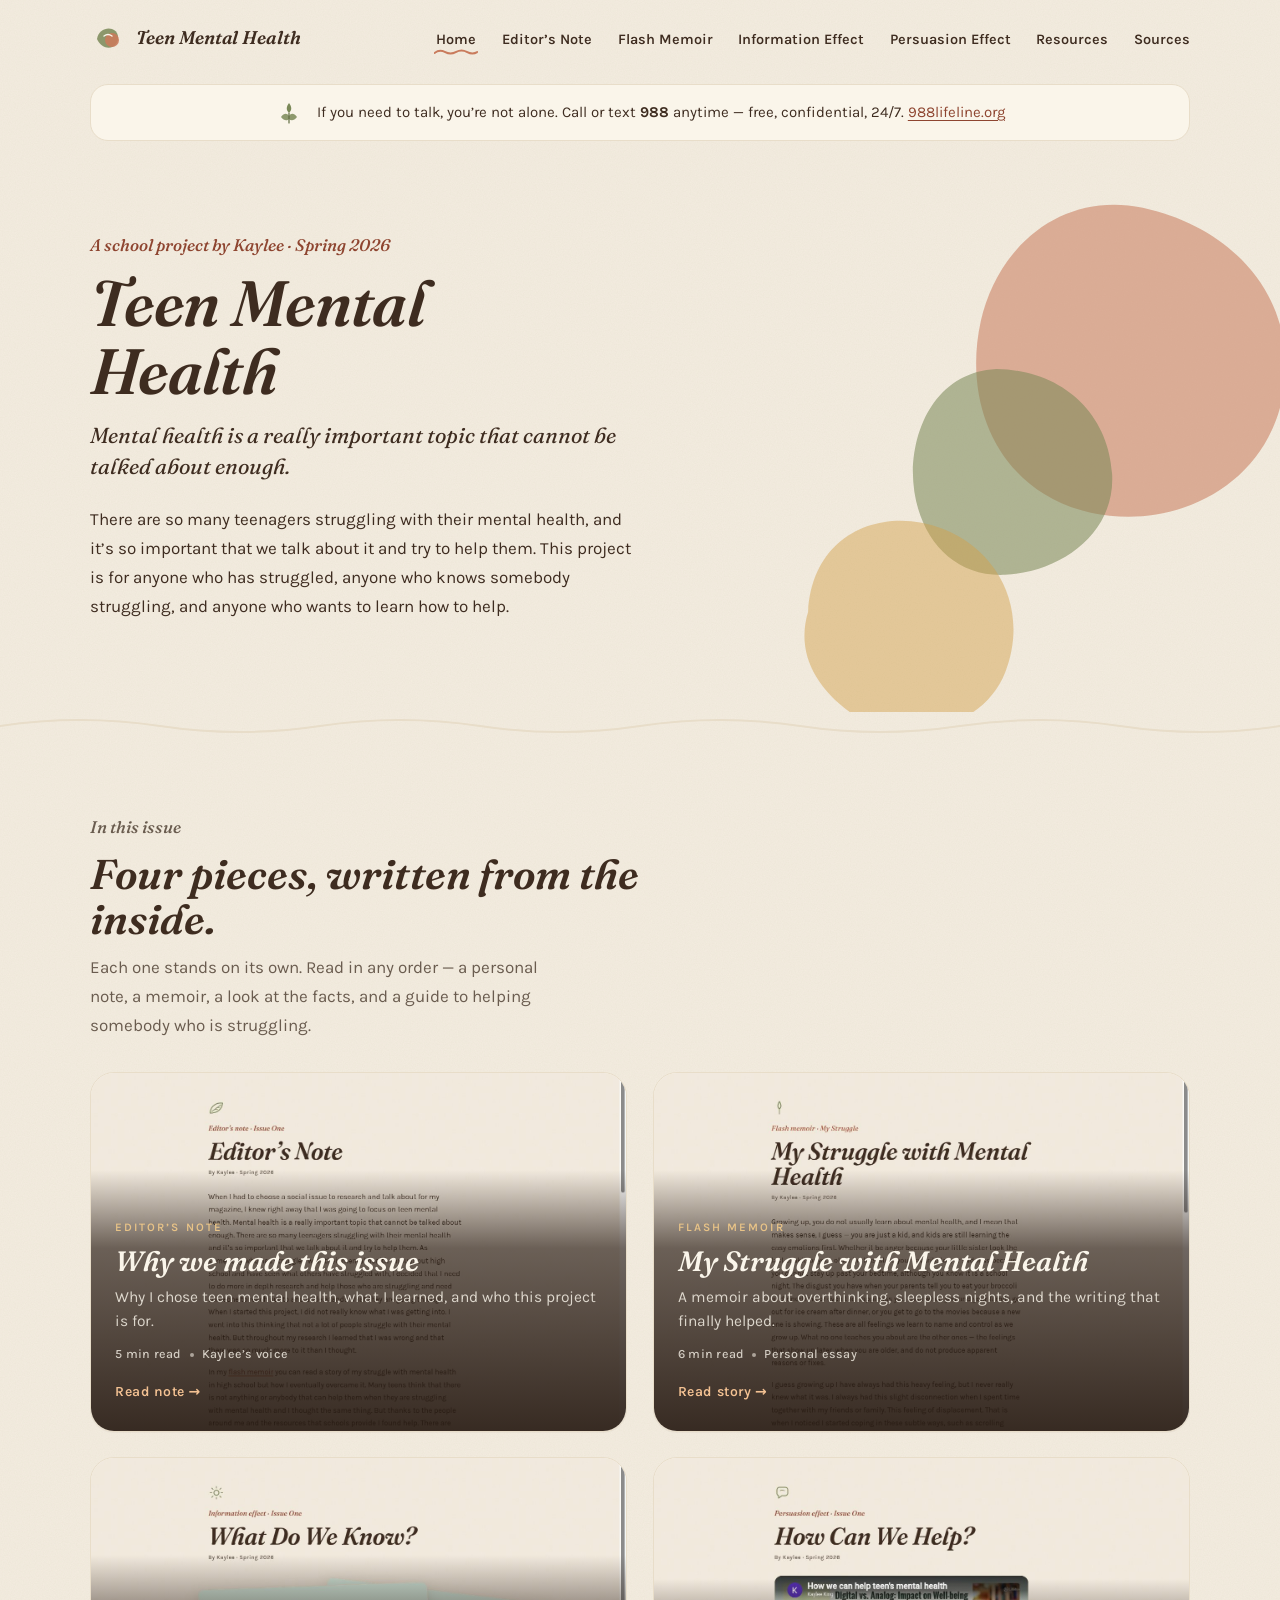
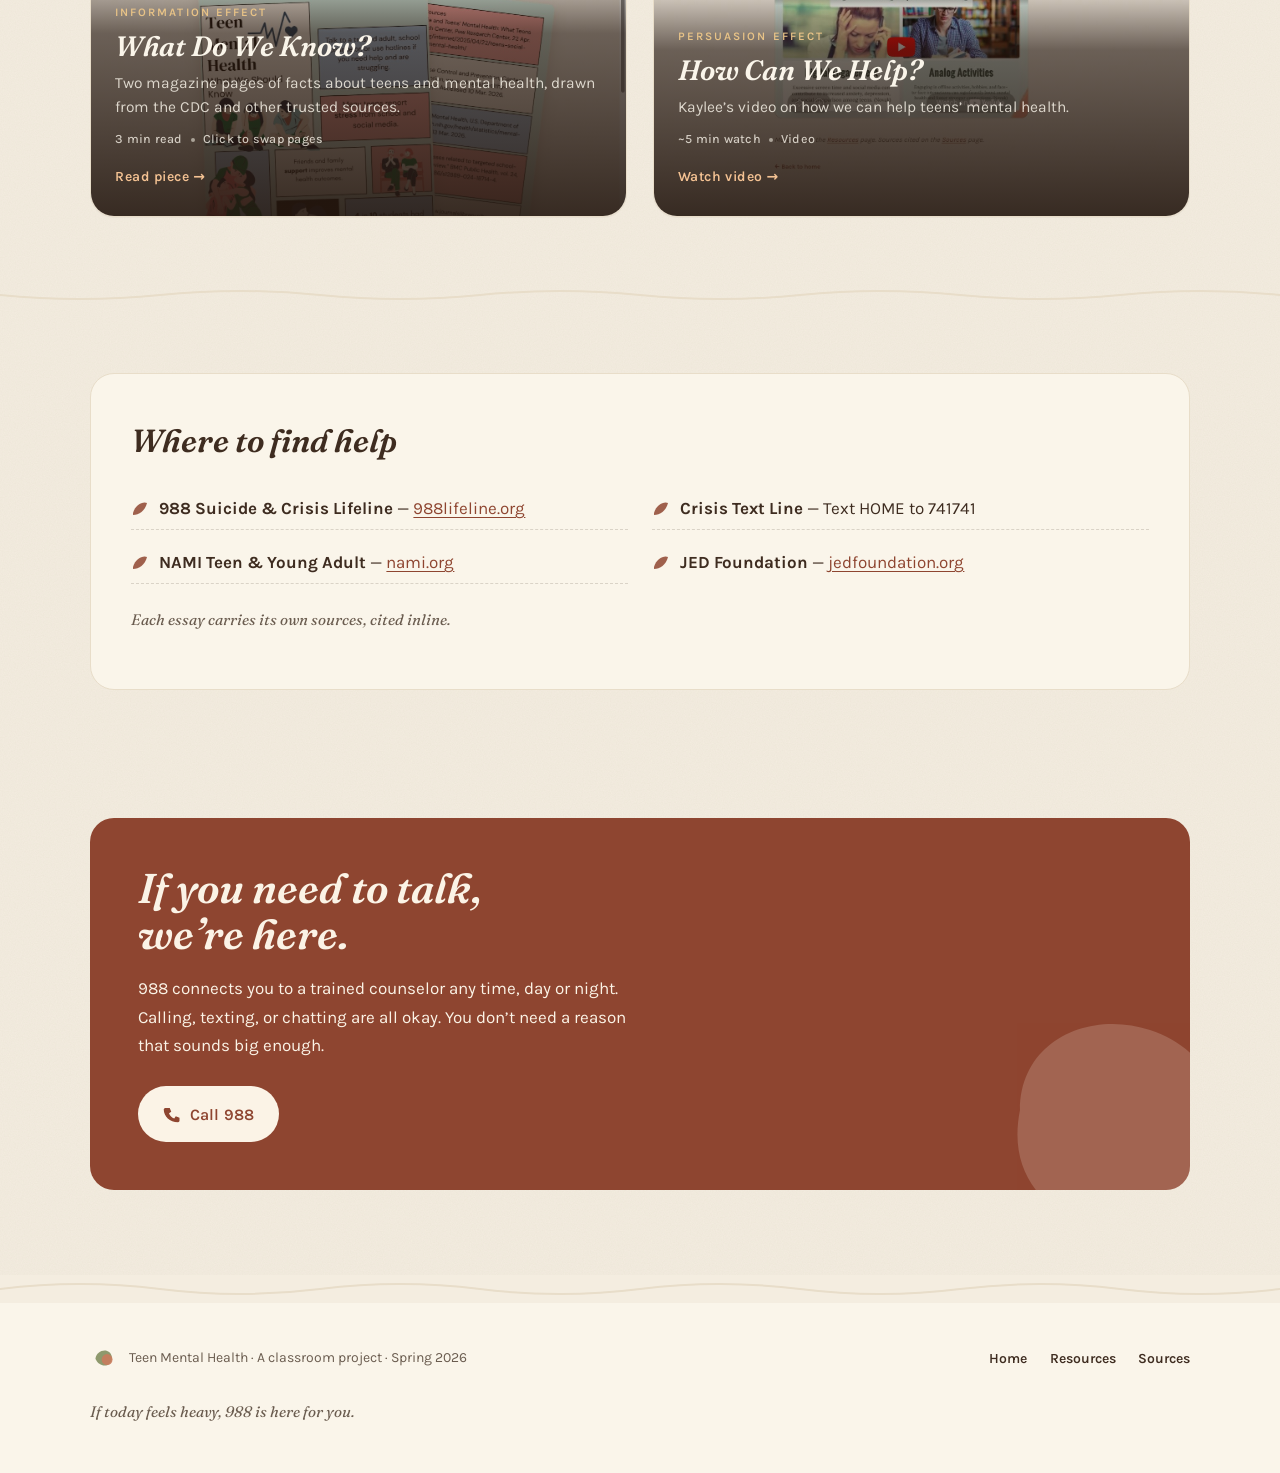
<file: index.html>
<!doctype html>
<html lang="en">
<head>
  <meta charset="utf-8">
  <meta name="viewport" content="width=device-width, initial-scale=1">
  <title>Teen Mental Health — Issue One</title>
  <meta name="description" content="A youth-led conversation about what teens really think, feel, and carry. A classroom zine on mental health.">
  <link rel="preconnect" href="https://fonts.googleapis.com">
  <link rel="preconnect" href="https://fonts.gstatic.com" crossorigin>
  <link href="https://fonts.googleapis.com/css2?family=Fraunces:ital,opsz,wght@0,9..144,500;0,9..144,600;1,9..144,400;1,9..144,500;1,9..144,600&family=Karla:wght@400;500;600;700&display=swap" rel="stylesheet">
  <link rel="icon" type="image/svg+xml" href="favicon.svg">
  <link rel="stylesheet" href="styles.css">
  <script src="app.js" defer></script>
</head>
<body>
  <a href="#main" class="skip-link">Skip to content</a>

  <!-- ================= Header ================= -->
  <header class="site-header">
    <div class="container site-header__row">
      <a class="brand" href="index.html" aria-label="Teen Mental Health, home">
        <!-- Hand-drawn olive + terracotta mark -->
        <svg class="brand__mark" viewBox="0 0 36 36" aria-hidden="true">
          <path d="M7 19 C 8 11, 16 7, 22 9 C 28 11, 30 18, 26 24 C 22 30, 11 29, 7 19 Z" fill="#7A8857" opacity="0.85"/>
          <circle cx="22" cy="20" r="7" fill="#C97B5C" opacity="0.9"/>
          <path d="M14 16 q 4 -3 8 0" stroke="#FAF5EA" stroke-width="1.4" fill="none" stroke-linecap="round"/>
        </svg>
        <span class="brand__word">Teen Mental Health</span>
      </a>

      <nav class="nav" aria-label="Primary">
        <ul class="nav__list">
          <li><a class="nav__link" href="index.html" aria-current="page">Home</a></li>
          <li><a class="nav__link" href="editors-note.html">Editor&rsquo;s Note</a></li>
          <li><a class="nav__link" href="flash-memoir.html">Flash Memoir</a></li>
          <li><a class="nav__link" href="information-effect.html">Information Effect</a></li>
          <li><a class="nav__link" href="persuasion-effect.html">Persuasion Effect</a></li>
          <li><a class="nav__link" href="resources.html">Resources</a></li>
          <li><a class="nav__link" href="sources.html">Sources</a></li>
        </ul>
      </nav>

      <button class="menu-toggle" id="menuOpen" aria-expanded="false" aria-controls="mobileMenu">Menu</button>
    </div>
  </header>

  <!-- Mobile overlay menu -->
  <div class="mobile-menu" id="mobileMenu" data-open="false" aria-hidden="true">
    <div class="container">
      <div class="mobile-menu__top">
        <span class="brand__word">Teen Mental Health</span>
        <button class="menu-toggle" id="menuClose" aria-label="Close menu">Close</button>
      </div>
      <ul class="mobile-menu__list">
        <li><a href="index.html" aria-current="page">Home</a></li>
        <li><a href="editors-note.html">Editor&rsquo;s Note</a></li>
        <li><a href="flash-memoir.html">Flash Memoir</a></li>
        <li><a href="information-effect.html">Information Effect</a></li>
        <li><a href="persuasion-effect.html">Persuasion Effect</a></li>
        <li><a href="resources.html">Resources</a></li>
        <li><a href="sources.html">Sources</a></li>
      </ul>
    </div>
  </div>

  <!-- ================= Crisis bar ================= -->
  <div class="container">
    <div class="crisis-bar" role="region" aria-label="Crisis support">
      <div class="crisis-bar__inner">
        <svg class="crisis-bar__icon" viewBox="0 0 28 28" aria-hidden="true">
          <path d="M14 4 C 11 8, 11 11, 14 14 C 17 11, 17 8, 14 4 Z" fill="#7A8857"/>
          <path d="M6 18 C 9 14, 12 14, 14 17 C 16 14, 19 14, 22 18 C 19 22, 16 22, 14 20 C 12 22, 9 22, 6 18 Z" fill="#7A8857" opacity="0.85"/>
          <path d="M14 14 v 10" stroke="#5E6B3F" stroke-width="1.2" stroke-linecap="round"/>
        </svg>
        <p>If you need to talk, you&rsquo;re not alone. Call or text <strong>988</strong> anytime &mdash; free, confidential, 24/7. <a href="https://988lifeline.org" rel="noopener">988lifeline.org</a></p>
      </div>
    </div>
  </div>

  <main id="main">

    <!-- ================= Hero ================= -->
    <section class="hero">
      <div class="container">
        <div class="hero__shapes" aria-hidden="true">
          <!-- Cut-paper organic shapes -->
          <svg class="hero__shape hero__shape--a" viewBox="0 0 360 360">
            <path d="M180 20 C 270 30, 340 90, 340 180 C 340 280, 250 340, 160 330 C 70 320, 20 240, 30 150 C 40 70, 100 12, 180 20 Z"
                  fill="#C97B5C"/>
          </svg>
          <svg class="hero__shape hero__shape--b" viewBox="0 0 230 230">
            <path d="M115 10 C 180 20, 220 70, 215 130 C 210 190, 150 220, 95 215 C 40 210, 10 160, 18 100 C 26 50, 60 5, 115 10 Z"
                  fill="#7A8857"/>
          </svg>
          <svg class="hero__shape hero__shape--c" viewBox="0 0 280 280">
            <path d="M40 140 C 40 60, 110 30, 170 50 C 230 70, 260 130, 240 190 C 220 250, 140 270, 90 240 C 50 215, 30 180, 40 140 Z"
                  fill="#D4A24C" opacity="0.85"/>
          </svg>
        </div>

        <div class="hero__inner">
          <p class="eyebrow">A school project by Kaylee &middot; Spring 2026</p>
          <h1 class="hero__title">Teen Mental<br>Health</h1>
          <p class="hero__tag">Mental health is a really important topic that cannot be talked about enough.</p>
          <p class="hero__intro">There are so many teenagers struggling with their mental health, and it&rsquo;s so important that we talk about it and try to help them. This project is for anyone who has struggled, anyone who knows somebody struggling, and anyone who wants to learn how to help.</p>
        </div>
      </div>
    </section>

    <!-- Wavy divider -->
    <div class="divider" aria-hidden="true">
      <svg viewBox="0 0 1200 28" preserveAspectRatio="none">
        <path d="M0 14 Q 75 2 150 14 T 300 14 T 450 14 T 600 14 T 750 14 T 900 14 T 1050 14 T 1200 14"
              fill="none" stroke="currentColor" stroke-width="2" stroke-linecap="round"/>
      </svg>
    </div>

    <!-- ================= In This Issue ================= -->
    <section class="issue">
      <div class="container">
        <header class="issue__head">
          <p class="eyebrow">In this issue</p>
          <h2>Four pieces, written from the inside.</h2>
          <p>Each one stands on its own. Read in any order &mdash; a personal note, a memoir, a look at the facts, and a guide to helping somebody who is struggling.</p>
        </header>

        <div class="cards">

          <a class="card" href="editors-note.html">
            <span class="card__thumb" style="background-image: url('img/editors-note.jpeg');" aria-hidden="true"></span>
            <span class="card__content">
              <span class="card__kicker">Editor&rsquo;s note</span>
              <h3 class="card__title">Why we made this issue</h3>
              <p class="card__dek">Why I chose teen mental health, what I learned, and who this project is for.</p>
              <span class="card__meta">
                <span class="card__meta-item">5 min read</span>
                <span class="card__meta-dot" aria-hidden="true"></span>
                <span class="card__meta-item">Kaylee&rsquo;s voice</span>
              </span>
              <span class="card__cta">Read note &rarr;</span>
            </span>
          </a>

          <a class="card" href="flash-memoir.html">
            <span class="card__thumb" style="background-image: url('img/flash-memoir.jpeg');" aria-hidden="true"></span>
            <span class="card__content">
              <span class="card__kicker">Flash memoir</span>
              <h3 class="card__title">My Struggle with Mental Health</h3>
              <p class="card__dek">A memoir about overthinking, sleepless nights, and the writing that finally helped.</p>
              <span class="card__meta">
                <span class="card__meta-item">6 min read</span>
                <span class="card__meta-dot" aria-hidden="true"></span>
                <span class="card__meta-item">Personal essay</span>
              </span>
              <span class="card__cta">Read story &rarr;</span>
            </span>
          </a>

          <a class="card" href="information-effect.html">
            <span class="card__thumb" style="background-image: url('img/information-effect.jpeg');" aria-hidden="true"></span>
            <span class="card__content">
              <span class="card__kicker">Information effect</span>
              <h3 class="card__title">What Do We Know?</h3>
              <p class="card__dek">Two magazine pages of facts about teens and mental health, drawn from the CDC and other trusted sources.</p>
              <span class="card__meta">
                <span class="card__meta-item">3 min read</span>
                <span class="card__meta-dot" aria-hidden="true"></span>
                <span class="card__meta-item">Click to swap pages</span>
              </span>
              <span class="card__cta">Read piece &rarr;</span>
            </span>
          </a>

          <a class="card" href="persuasion-effect.html">
            <span class="card__thumb" style="background-image: url('img/persuasion-effect.jpeg');" aria-hidden="true"></span>
            <span class="card__content">
              <span class="card__kicker">Persuasion effect</span>
              <h3 class="card__title">How Can We Help?</h3>
              <p class="card__dek">Kaylee&rsquo;s video on how we can help teens&rsquo; mental health.</p>
              <span class="card__meta">
                <span class="card__meta-item">~5 min watch</span>
                <span class="card__meta-dot" aria-hidden="true"></span>
                <span class="card__meta-item">Video</span>
              </span>
              <span class="card__cta">Watch video &rarr;</span>
            </span>
          </a>

        </div>
      </div>
    </section>

    <!-- Wavy divider -->
    <div class="divider" aria-hidden="true">
      <svg viewBox="0 0 1200 28" preserveAspectRatio="none">
        <path d="M0 14 Q 75 22 150 14 T 300 14 T 450 14 T 600 14 T 750 14 T 900 14 T 1050 14 T 1200 14"
              fill="none" stroke="currentColor" stroke-width="2" stroke-linecap="round"/>
      </svg>
    </div>

    <!-- ================= Resources ================= -->
    <section class="resources">
      <div class="container">
        <div class="resources__card">
          <h2>Where to find help</h2>
          <ul class="resources__list">
            <li>
              <svg class="resources__sprig" viewBox="0 0 18 18" aria-hidden="true"><path d="M2 14 C 4 6, 12 2, 16 4 C 14 12, 8 16, 2 16 Z" fill="currentColor" opacity="0.85"/></svg>
              <span><strong>988 Suicide &amp; Crisis Lifeline</strong> &mdash; <a href="https://988lifeline.org" rel="noopener">988lifeline.org</a></span>
            </li>
            <li>
              <svg class="resources__sprig" viewBox="0 0 18 18" aria-hidden="true"><path d="M2 14 C 4 6, 12 2, 16 4 C 14 12, 8 16, 2 16 Z" fill="currentColor" opacity="0.85"/></svg>
              <span><strong>Crisis Text Line</strong> &mdash; Text HOME to 741741</span>
            </li>
            <li>
              <svg class="resources__sprig" viewBox="0 0 18 18" aria-hidden="true"><path d="M2 14 C 4 6, 12 2, 16 4 C 14 12, 8 16, 2 16 Z" fill="currentColor" opacity="0.85"/></svg>
              <span><strong>NAMI Teen &amp; Young Adult</strong> &mdash; <a href="https://www.nami.org/Your-Journey/Teens-Young-Adults" rel="noopener">nami.org</a></span>
            </li>
            <li>
              <svg class="resources__sprig" viewBox="0 0 18 18" aria-hidden="true"><path d="M2 14 C 4 6, 12 2, 16 4 C 14 12, 8 16, 2 16 Z" fill="currentColor" opacity="0.85"/></svg>
              <span><strong>JED Foundation</strong> &mdash; <a href="https://jedfoundation.org" rel="noopener">jedfoundation.org</a></span>
            </li>
          </ul>
          <p class="resources__sources">Each essay carries its own sources, cited inline.</p>
        </div>
      </div>
    </section>

    <!-- ================= Big crisis card ================= -->
    <section class="crisis">
      <div class="container">
        <div class="crisis__card">
          <svg class="crisis__deco" viewBox="0 0 240 240" aria-hidden="true">
            <path d="M40 130 C 40 60, 110 30, 170 50 C 230 70, 260 130, 240 190 C 220 250, 140 270, 90 240 C 50 215, 30 180, 40 130 Z" fill="#FBF3E6"/>
          </svg>
          <h2 class="crisis__title">If you need to talk, we&rsquo;re here.</h2>
          <p class="crisis__body">988 connects you to a trained counselor any time, day or night. Calling, texting, or chatting are all okay. You don&rsquo;t need a reason that sounds big enough.</p>
          <a class="btn btn--cream" href="tel:988">
            <svg width="18" height="18" viewBox="0 0 24 24" aria-hidden="true">
              <path d="M5 4 h 4 l 2 5 -3 2 c 1 3 4 6 7 7 l 2 -3 5 2 v 4 c 0 1 -1 2 -2 2 C 9 23, 1 15, 1 6 c 0 -1 1 -2 2 -2 Z" fill="currentColor"/>
            </svg>
            Call 988
          </a>
        </div>
      </div>
    </section>

  </main>

  <!-- ================= Footer ================= -->
  <footer class="site-footer">
    <div class="site-footer__divider" aria-hidden="true">
      <svg viewBox="0 0 1200 28" preserveAspectRatio="none">
        <path d="M0 14 Q 75 4 150 14 T 300 14 T 450 14 T 600 14 T 750 14 T 900 14 T 1050 14 T 1200 14"
              fill="none" stroke="currentColor" stroke-width="2" stroke-linecap="round"/>
      </svg>
    </div>
    <div class="container site-footer__inner">
      <div class="site-footer__left">
        <svg class="brand__mark" viewBox="0 0 36 36" aria-hidden="true">
          <path d="M7 19 C 8 11, 16 7, 22 9 C 28 11, 30 18, 26 24 C 22 30, 11 29, 7 19 Z" fill="#7A8857" opacity="0.85"/>
          <circle cx="22" cy="20" r="7" fill="#C97B5C" opacity="0.9"/>
        </svg>
        <span>Teen Mental Health &middot; A classroom project &middot; Spring 2026</span>
      </div>
      <ul class="site-footer__nav">
        <li><a href="index.html">Home</a></li>
        <li><a href="resources.html">Resources</a></li>
        <li><a href="sources.html">Sources</a></li>
      </ul>
      <p class="site-footer__note">If today feels heavy, 988 is here for you.</p>
    </div>
  </footer>

  <script>
    (function () {
      var open = document.getElementById('menuOpen');
      var close = document.getElementById('menuClose');
      var menu = document.getElementById('mobileMenu');
      if (!open || !close || !menu) return;
      function setOpen(state) {
        menu.dataset.open = state ? 'true' : 'false';
        menu.setAttribute('aria-hidden', state ? 'false' : 'true');
        open.setAttribute('aria-expanded', state ? 'true' : 'false');
        document.body.style.overflow = state ? 'hidden' : '';
      }
      open.addEventListener('click', function () { setOpen(true); });
      close.addEventListener('click', function () { setOpen(false); });
      menu.addEventListener('click', function (e) {
        if (e.target.tagName === 'A') setOpen(false);
      });
      document.addEventListener('keydown', function (e) {
        if (e.key === 'Escape') setOpen(false);
      });
    })();
  </script>
</body>
</html>
</file>
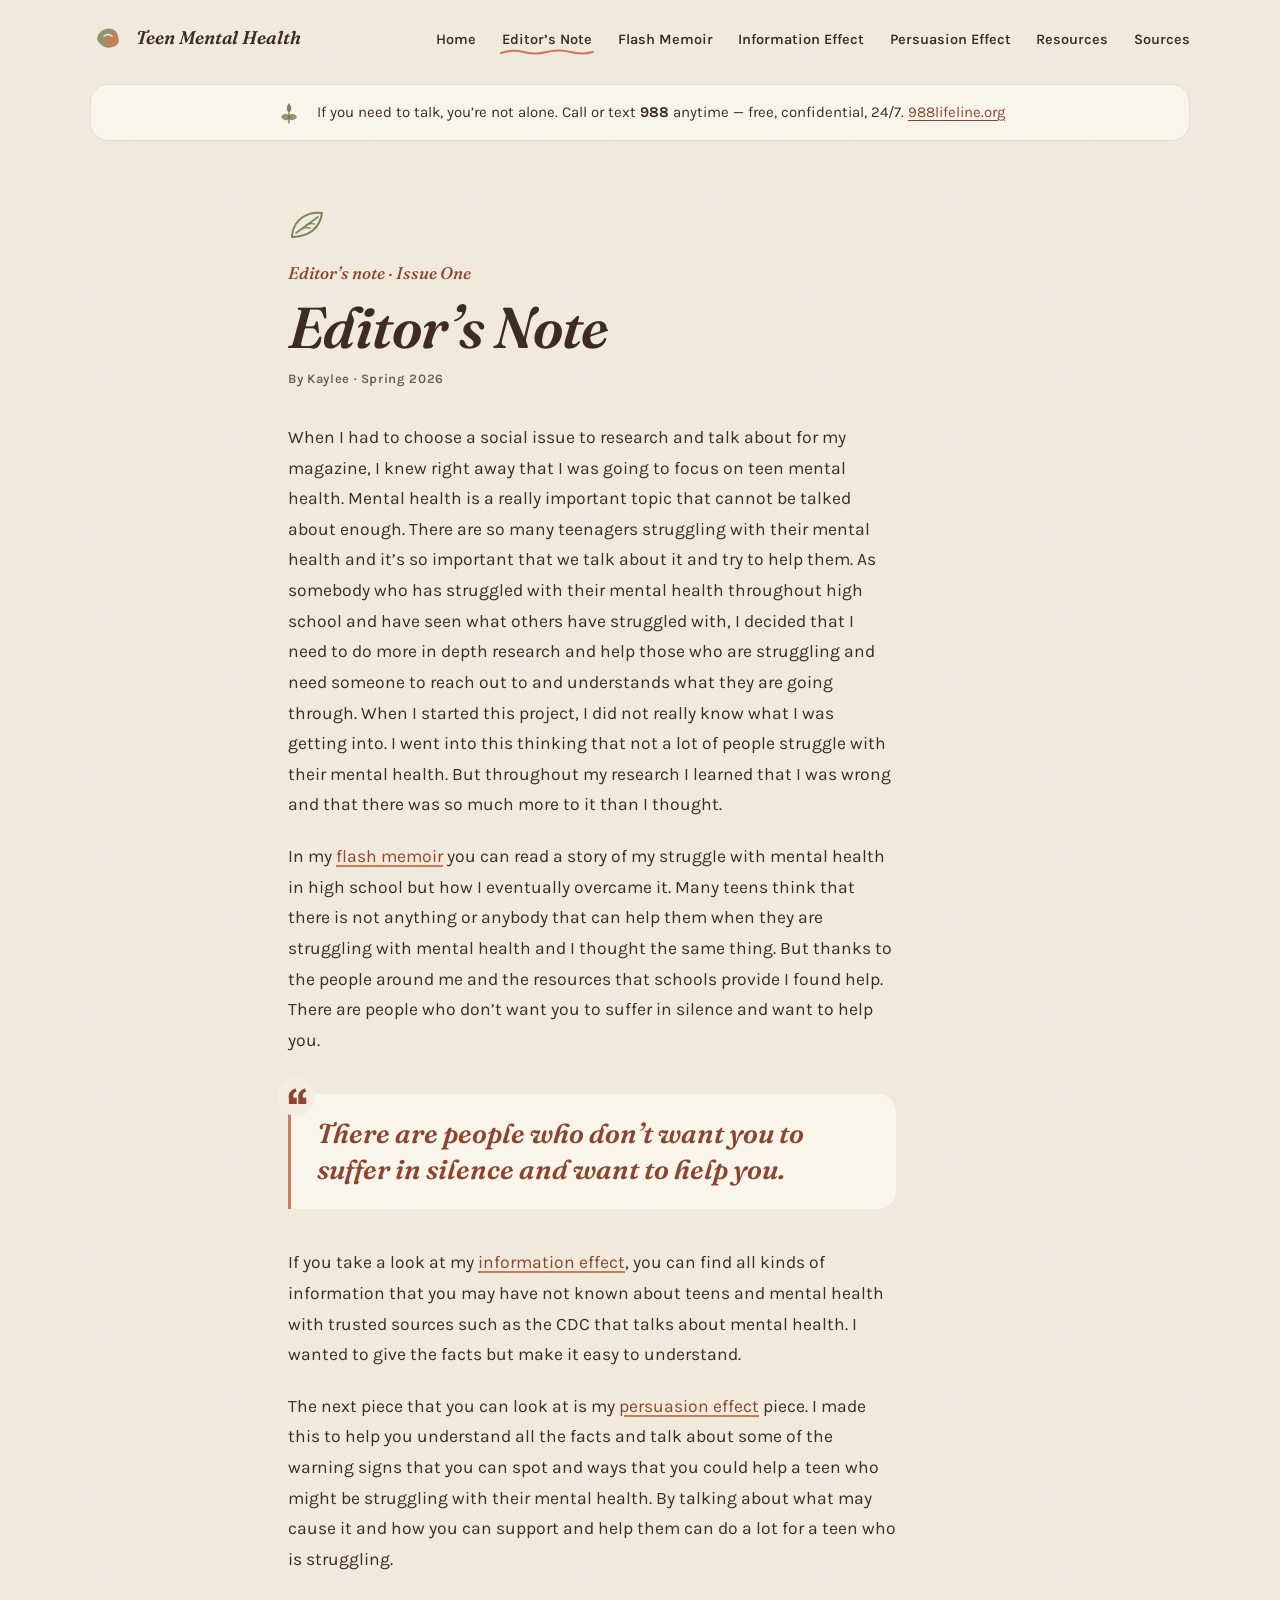
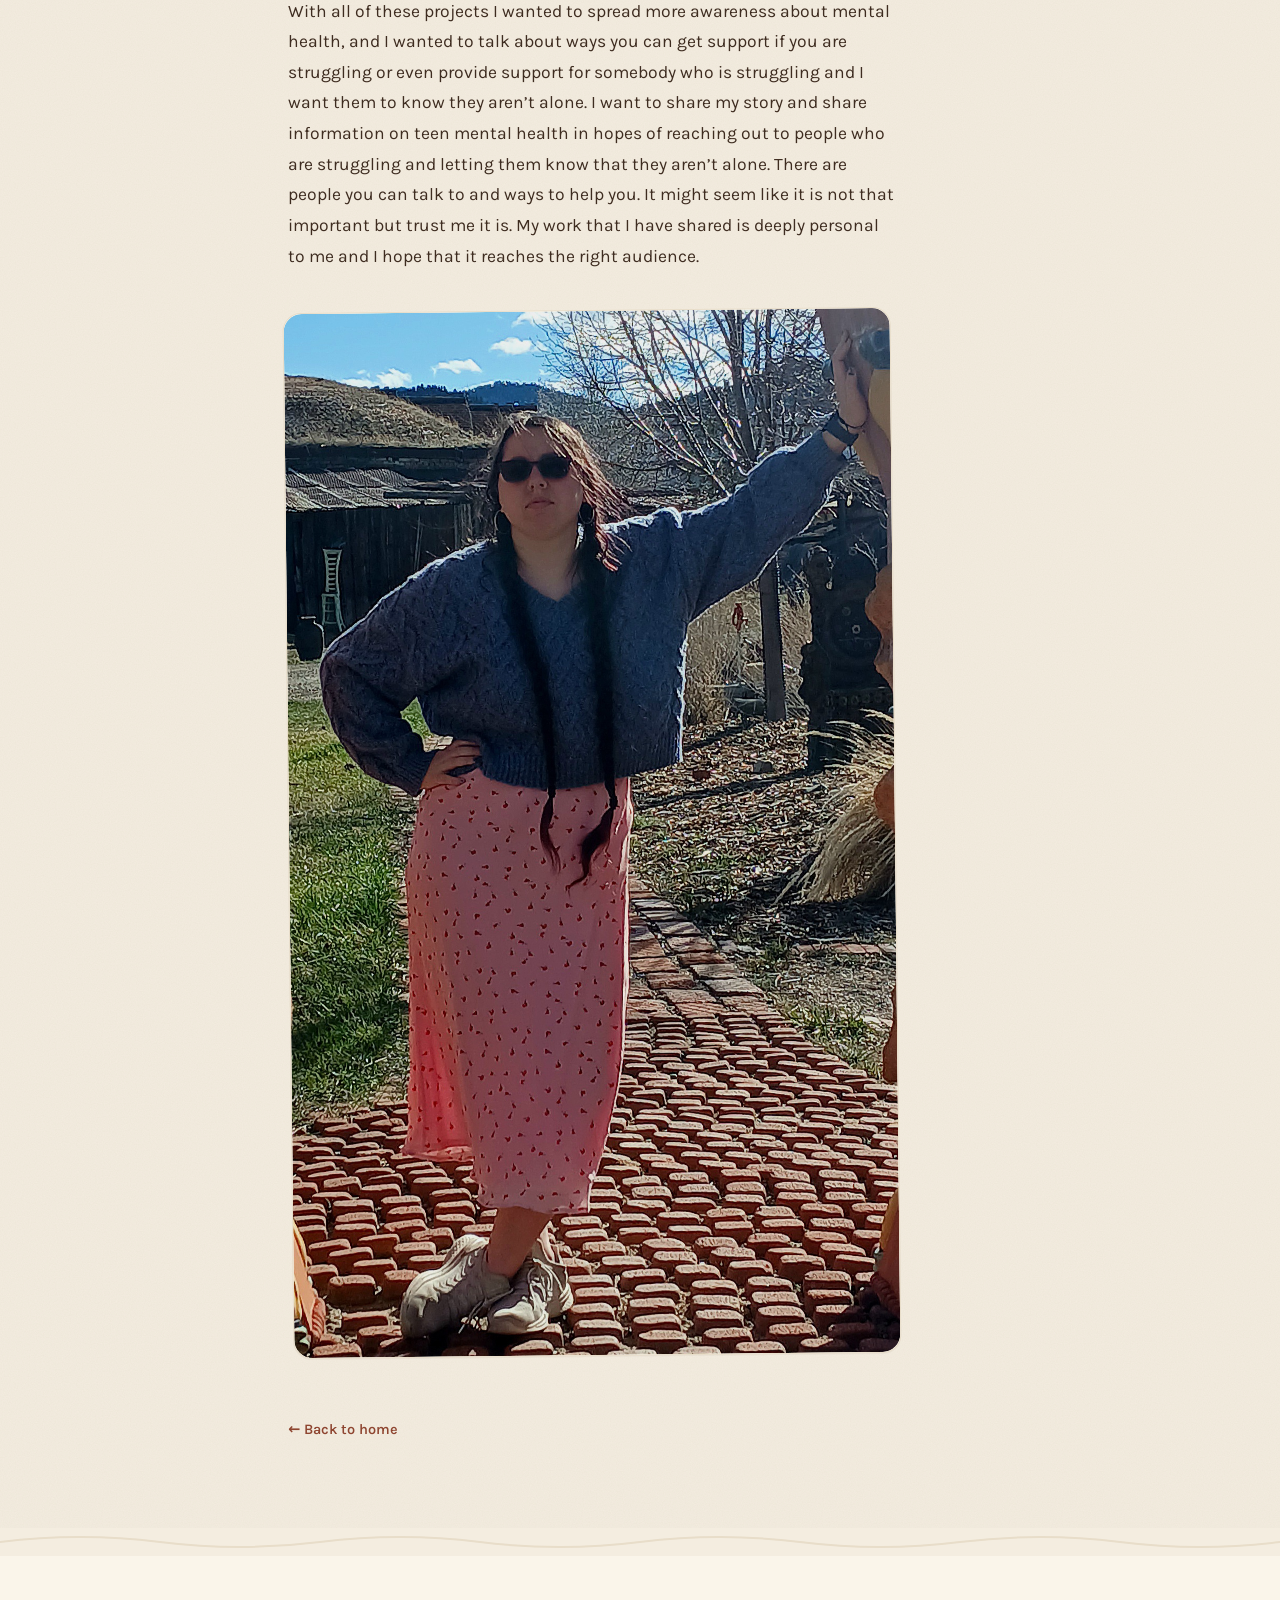
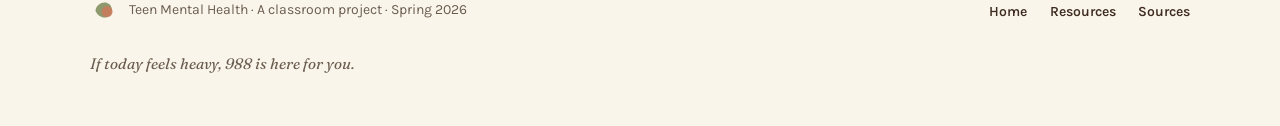
<file: editors-note.html>
<!doctype html>
<html lang="en">
<head>
  <meta charset="utf-8">
  <meta name="viewport" content="width=device-width, initial-scale=1">
  <title>Editor&rsquo;s Note &mdash; Teen Mental Health</title>
  <meta name="description" content="Editor&rsquo;s note: why I chose teen mental health for this project, what I learned, and who this project is for.">
  <link rel="preconnect" href="https://fonts.googleapis.com">
  <link rel="preconnect" href="https://fonts.gstatic.com" crossorigin>
  <link href="https://fonts.googleapis.com/css2?family=Fraunces:ital,opsz,wght@0,9..144,500;0,9..144,600;1,9..144,400;1,9..144,500;1,9..144,600&family=Karla:wght@400;500;600;700&display=swap" rel="stylesheet">
  <link rel="icon" type="image/svg+xml" href="favicon.svg">
  <link rel="stylesheet" href="styles.css">
  <script src="app.js" defer></script>
</head>
<body>
  <a href="#main" class="skip-link">Skip to content</a>

  <header class="site-header">
    <div class="container site-header__row">
      <a class="brand" href="index.html" aria-label="Teen Mental Health, home">
        <svg class="brand__mark" viewBox="0 0 36 36" aria-hidden="true">
          <path d="M7 19 C 8 11, 16 7, 22 9 C 28 11, 30 18, 26 24 C 22 30, 11 29, 7 19 Z" fill="#7A8857" opacity="0.85"/>
          <circle cx="22" cy="20" r="7" fill="#C97B5C" opacity="0.9"/>
          <path d="M14 16 q 4 -3 8 0" stroke="#FAF5EA" stroke-width="1.4" fill="none" stroke-linecap="round"/>
        </svg>
        <span class="brand__word">Teen Mental Health</span>
      </a>
      <nav class="nav" aria-label="Primary">
        <ul class="nav__list">
          <li><a class="nav__link" href="index.html">Home</a></li>
          <li><a class="nav__link" href="editors-note.html" aria-current="page">Editor&rsquo;s Note</a></li>
          <li><a class="nav__link" href="flash-memoir.html">Flash Memoir</a></li>
          <li><a class="nav__link" href="information-effect.html">Information Effect</a></li>
          <li><a class="nav__link" href="persuasion-effect.html">Persuasion Effect</a></li>
          <li><a class="nav__link" href="resources.html">Resources</a></li>
          <li><a class="nav__link" href="sources.html">Sources</a></li>
        </ul>
      </nav>
      <button class="menu-toggle" id="menuOpen" aria-expanded="false" aria-controls="mobileMenu">Menu</button>
    </div>
  </header>

  <div class="mobile-menu" id="mobileMenu" data-open="false" aria-hidden="true">
    <div class="container">
      <div class="mobile-menu__top">
        <span class="brand__word">Teen Mental Health</span>
        <button class="menu-toggle" id="menuClose" aria-label="Close menu">Close</button>
      </div>
      <ul class="mobile-menu__list">
        <li><a href="index.html">Home</a></li>
        <li><a href="editors-note.html" aria-current="page">Editor&rsquo;s Note</a></li>
        <li><a href="flash-memoir.html">Flash Memoir</a></li>
        <li><a href="information-effect.html">Information Effect</a></li>
        <li><a href="persuasion-effect.html">Persuasion Effect</a></li>
        <li><a href="resources.html">Resources</a></li>
        <li><a href="sources.html">Sources</a></li>
      </ul>
    </div>
  </div>

  <div class="container">
    <div class="crisis-bar" role="region" aria-label="Crisis support">
      <div class="crisis-bar__inner">
        <svg class="crisis-bar__icon" viewBox="0 0 28 28" aria-hidden="true">
          <path d="M14 4 C 11 8, 11 11, 14 14 C 17 11, 17 8, 14 4 Z" fill="#7A8857"/>
          <path d="M6 18 C 9 14, 12 14, 14 17 C 16 14, 19 14, 22 18 C 19 22, 16 22, 14 20 C 12 22, 9 22, 6 18 Z" fill="#7A8857" opacity="0.85"/>
          <path d="M14 14 v 10" stroke="#5E6B3F" stroke-width="1.2" stroke-linecap="round"/>
        </svg>
        <p>If you need to talk, you&rsquo;re not alone. Call or text <strong>988</strong> anytime &mdash; free, confidential, 24/7. <a href="https://988lifeline.org" rel="noopener">988lifeline.org</a></p>
      </div>
    </div>
  </div>

  <main id="main" class="article">
    <div class="container">
      <article class="article__inner">

        <svg class="article__sprig" viewBox="0 0 38 38" aria-hidden="true">
          <path d="M4 30 C 6 14, 20 6, 34 8 C 32 22, 22 32, 4 32 Z" fill="none" stroke="currentColor" stroke-width="2" stroke-linejoin="round"/>
          <path d="M8 28 L 30 12" stroke="currentColor" stroke-width="1.6" stroke-linecap="round"/>
          <path d="M14 24 q 4 -2 8 -1" stroke="currentColor" stroke-width="1.4" fill="none" stroke-linecap="round"/>
          <path d="M18 20 q 4 -2 8 -1" stroke="currentColor" stroke-width="1.4" fill="none" stroke-linecap="round"/>
        </svg>

        <p class="eyebrow">Editor&rsquo;s note &middot; Issue One</p>
        <h1 class="article__title">Editor&rsquo;s Note</h1>
        <p class="article__byline">By Kaylee &middot; Spring 2026</p>

        <div class="article__body">
          <p>When I had to choose a social issue to research and talk about for my magazine, I knew right away that I was going to focus on teen mental health. Mental health is a really important topic that cannot be talked about enough. There are so many teenagers struggling with their mental health and it&rsquo;s so important that we talk about it and try to help them. As somebody who has struggled with their mental health throughout high school and have seen what others have struggled with, I decided that I need to do more in depth research and help those who are struggling and need someone to reach out to and understands what they are going through. When I started this project, I did not really know what I was getting into. I went into this thinking that not a lot of people struggle with their mental health. But throughout my research I learned that I was wrong and that there was so much more to it than I thought.</p>

          <p>In my <a href="flash-memoir.html">flash memoir</a> you can read a story of my struggle with mental health in high school but how I eventually overcame it. Many teens think that there is not anything or anybody that can help them when they are struggling with mental health and I thought the same thing. But thanks to the people around me and the resources that schools provide I found help. There are people who don&rsquo;t want you to suffer in silence and want to help you.</p>

          <div class="pullquote">
            <svg class="pullquote__mark" viewBox="0 0 38 38" aria-hidden="true">
              <path d="M10 22 q -2 -10 8 -14 l 2 4 q -6 2 -4 8 h 4 v 8 h -10 z M22 22 q -2 -10 8 -14 l 2 4 q -6 2 -4 8 h 4 v 8 h -10 z" fill="currentColor"/>
            </svg>
            <p>There are people who don&rsquo;t want you to suffer in silence and want to help you.</p>
          </div>

          <p>If you take a look at my <a href="information-effect.html">information effect</a>, you can find all kinds of information that you may have not known about teens and mental health with trusted sources such as the CDC that talks about mental health. I wanted to give the facts but make it easy to understand.</p>

          <p>The next piece that you can look at is my <a href="persuasion-effect.html">persuasion effect</a> piece. I made this to help you understand all the facts and talk about some of the warning signs that you can spot and ways that you could help a teen who might be struggling with their mental health. By talking about what may cause it and how you can support and help them can do a lot for a teen who is struggling.</p>

          <p>With all of these projects I wanted to spread more awareness about mental health, and I wanted to talk about ways you can get support if you are struggling or even provide support for somebody who is struggling and I want them to know they aren&rsquo;t alone. I want to share my story and share information on teen mental health in hopes of reaching out to people who are struggling and letting them know that they aren&rsquo;t alone. There are people you can talk to and ways to help you. It might seem like it is not that important but trust me it is. My work that I have shared is deeply personal to me and I hope that it reaches the right audience.</p>
        </div>

        <figure class="article__feature">
          <img src="img/kaylee.jpg" alt="Kaylee" loading="lazy">
        </figure>

        <a class="back-link" href="index.html">&larr; Back to home</a>
      </article>
    </div>
  </main>

  <footer class="site-footer">
    <div class="site-footer__divider" aria-hidden="true">
      <svg viewBox="0 0 1200 28" preserveAspectRatio="none">
        <path d="M0 14 Q 75 4 150 14 T 300 14 T 450 14 T 600 14 T 750 14 T 900 14 T 1050 14 T 1200 14"
              fill="none" stroke="currentColor" stroke-width="2" stroke-linecap="round"/>
      </svg>
    </div>
    <div class="container site-footer__inner">
      <div class="site-footer__left">
        <svg class="brand__mark" viewBox="0 0 36 36" aria-hidden="true">
          <path d="M7 19 C 8 11, 16 7, 22 9 C 28 11, 30 18, 26 24 C 22 30, 11 29, 7 19 Z" fill="#7A8857" opacity="0.85"/>
          <circle cx="22" cy="20" r="7" fill="#C97B5C" opacity="0.9"/>
        </svg>
        <span>Teen Mental Health &middot; A classroom project &middot; Spring 2026</span>
      </div>
      <ul class="site-footer__nav">
        <li><a href="index.html">Home</a></li>
        <li><a href="resources.html">Resources</a></li>
        <li><a href="sources.html">Sources</a></li>
      </ul>
      <p class="site-footer__note">If today feels heavy, 988 is here for you.</p>
    </div>
  </footer>

  <script>
    (function () {
      var open = document.getElementById('menuOpen');
      var close = document.getElementById('menuClose');
      var menu = document.getElementById('mobileMenu');
      if (!open || !close || !menu) return;
      function setOpen(state) {
        menu.dataset.open = state ? 'true' : 'false';
        menu.setAttribute('aria-hidden', state ? 'false' : 'true');
        open.setAttribute('aria-expanded', state ? 'true' : 'false');
        document.body.style.overflow = state ? 'hidden' : '';
      }
      open.addEventListener('click', function () { setOpen(true); });
      close.addEventListener('click', function () { setOpen(false); });
      menu.addEventListener('click', function (e) {
        if (e.target.tagName === 'A') setOpen(false);
      });
      document.addEventListener('keydown', function (e) {
        if (e.key === 'Escape') setOpen(false);
      });
    })();
  </script>
</body>
</html>
</file>
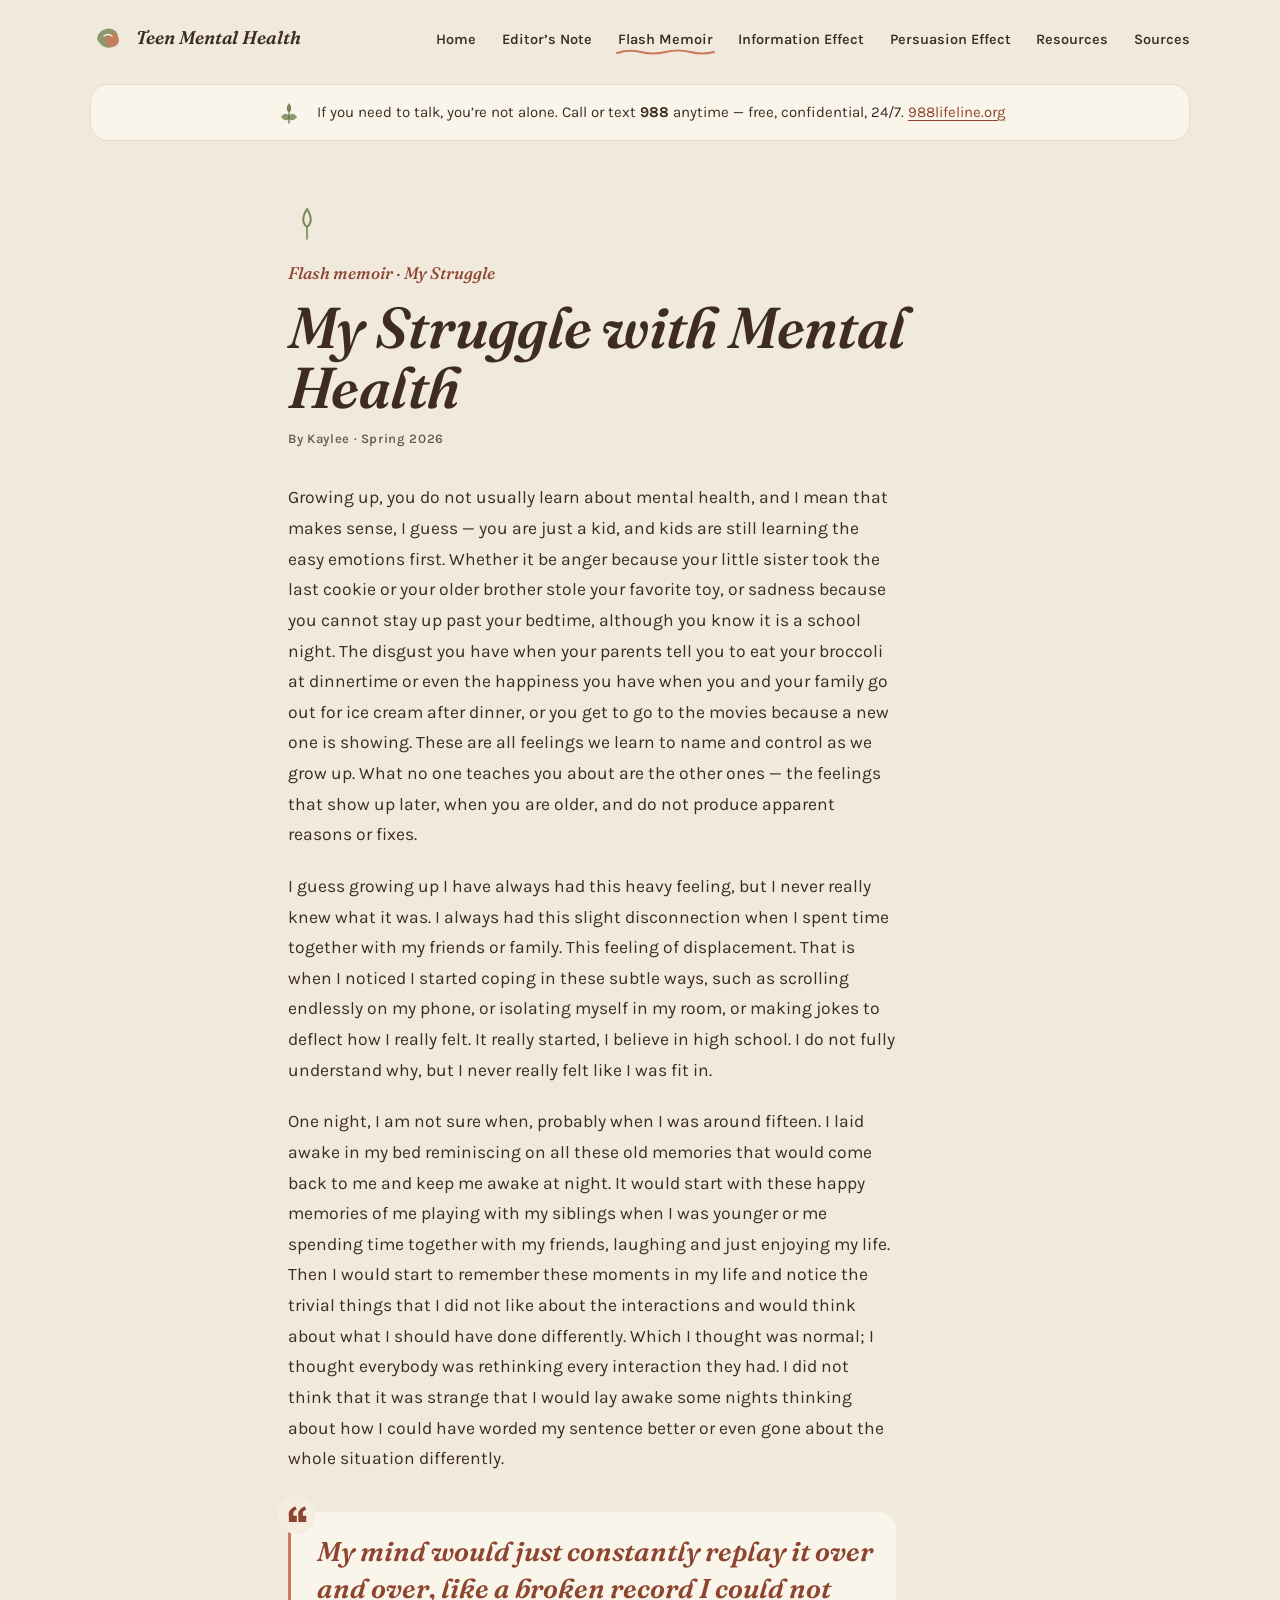
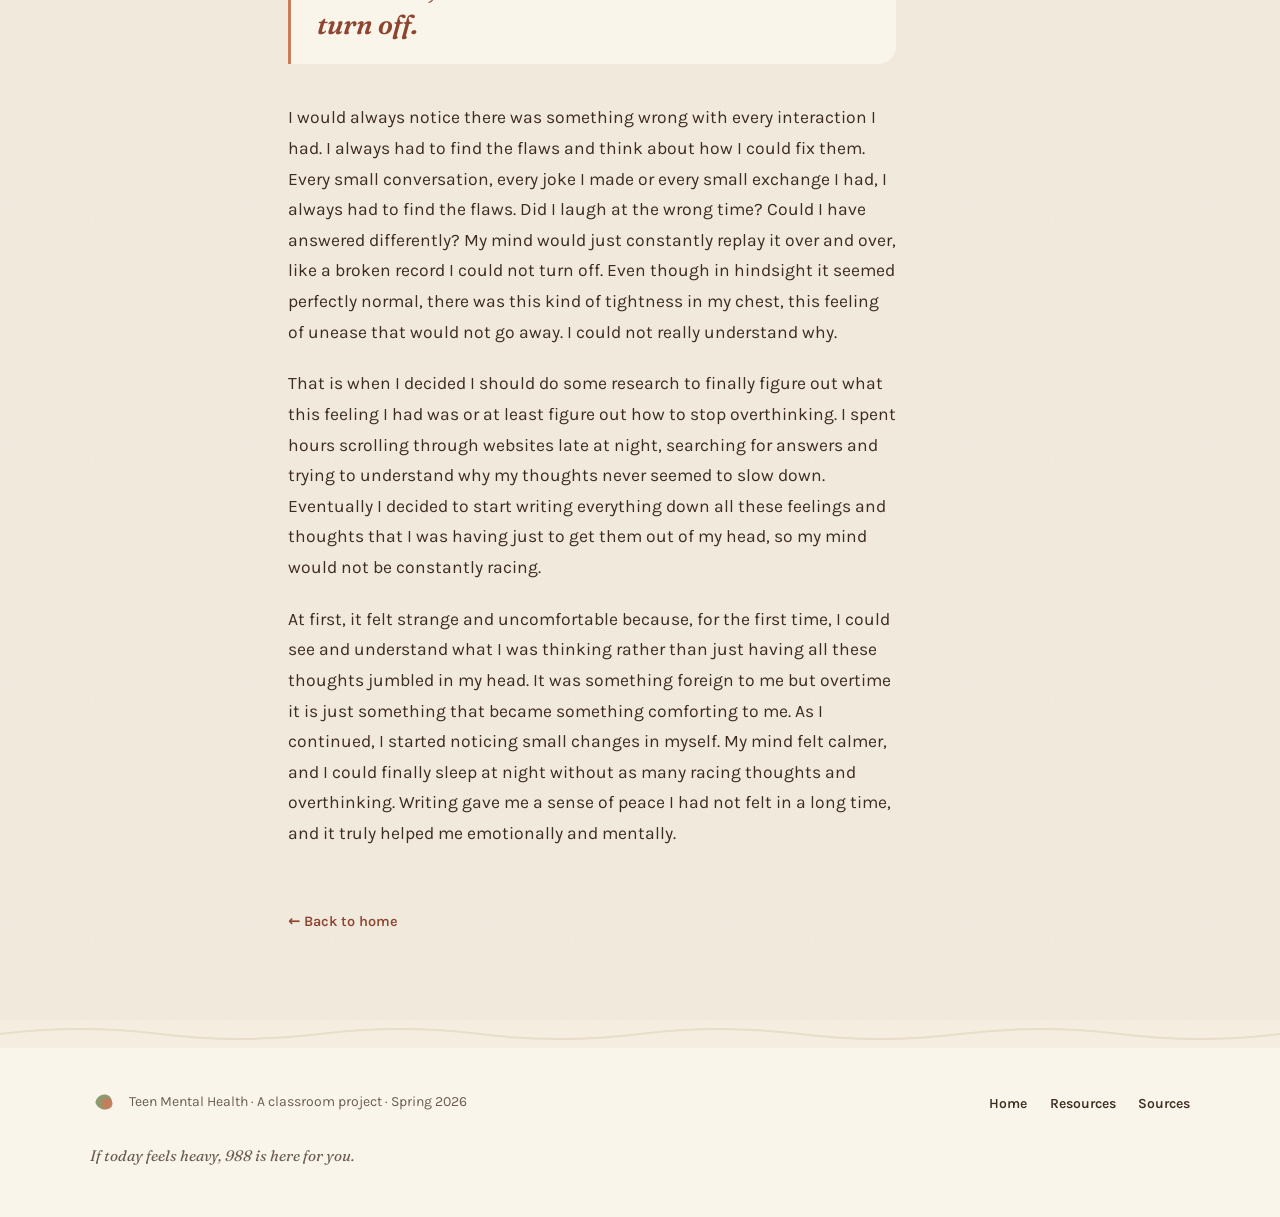
<file: flash-memoir.html>
<!doctype html>
<html lang="en">
<head>
  <meta charset="utf-8">
  <meta name="viewport" content="width=device-width, initial-scale=1">
  <title>My Struggle with Mental Health &mdash; Teen Mental Health</title>
  <meta name="description" content="A flash memoir about overthinking, sleepless nights, and how writing eventually helped.">
  <link rel="preconnect" href="https://fonts.googleapis.com">
  <link rel="preconnect" href="https://fonts.gstatic.com" crossorigin>
  <link href="https://fonts.googleapis.com/css2?family=Fraunces:ital,opsz,wght@0,9..144,500;0,9..144,600;1,9..144,400;1,9..144,500;1,9..144,600&family=Karla:wght@400;500;600;700&display=swap" rel="stylesheet">
  <link rel="icon" type="image/svg+xml" href="favicon.svg">
  <link rel="stylesheet" href="styles.css">
  <script src="app.js" defer></script>
</head>
<body>
  <a href="#main" class="skip-link">Skip to content</a>

  <header class="site-header">
    <div class="container site-header__row">
      <a class="brand" href="index.html" aria-label="Teen Mental Health, home">
        <svg class="brand__mark" viewBox="0 0 36 36" aria-hidden="true">
          <path d="M7 19 C 8 11, 16 7, 22 9 C 28 11, 30 18, 26 24 C 22 30, 11 29, 7 19 Z" fill="#7A8857" opacity="0.85"/>
          <circle cx="22" cy="20" r="7" fill="#C97B5C" opacity="0.9"/>
          <path d="M14 16 q 4 -3 8 0" stroke="#FAF5EA" stroke-width="1.4" fill="none" stroke-linecap="round"/>
        </svg>
        <span class="brand__word">Teen Mental Health</span>
      </a>
      <nav class="nav" aria-label="Primary">
        <ul class="nav__list">
          <li><a class="nav__link" href="index.html">Home</a></li>
          <li><a class="nav__link" href="editors-note.html">Editor&rsquo;s Note</a></li>
          <li><a class="nav__link" href="flash-memoir.html" aria-current="page">Flash Memoir</a></li>
          <li><a class="nav__link" href="information-effect.html">Information Effect</a></li>
          <li><a class="nav__link" href="persuasion-effect.html">Persuasion Effect</a></li>
          <li><a class="nav__link" href="resources.html">Resources</a></li>
          <li><a class="nav__link" href="sources.html">Sources</a></li>
        </ul>
      </nav>
      <button class="menu-toggle" id="menuOpen" aria-expanded="false" aria-controls="mobileMenu">Menu</button>
    </div>
  </header>

  <div class="mobile-menu" id="mobileMenu" data-open="false" aria-hidden="true">
    <div class="container">
      <div class="mobile-menu__top">
        <span class="brand__word">Teen Mental Health</span>
        <button class="menu-toggle" id="menuClose" aria-label="Close menu">Close</button>
      </div>
      <ul class="mobile-menu__list">
        <li><a href="index.html">Home</a></li>
        <li><a href="editors-note.html">Editor&rsquo;s Note</a></li>
        <li><a href="flash-memoir.html" aria-current="page">Flash Memoir</a></li>
        <li><a href="information-effect.html">Information Effect</a></li>
        <li><a href="persuasion-effect.html">Persuasion Effect</a></li>
        <li><a href="resources.html">Resources</a></li>
        <li><a href="sources.html">Sources</a></li>
      </ul>
    </div>
  </div>

  <div class="container">
    <div class="crisis-bar" role="region" aria-label="Crisis support">
      <div class="crisis-bar__inner">
        <svg class="crisis-bar__icon" viewBox="0 0 28 28" aria-hidden="true">
          <path d="M14 4 C 11 8, 11 11, 14 14 C 17 11, 17 8, 14 4 Z" fill="#7A8857"/>
          <path d="M6 18 C 9 14, 12 14, 14 17 C 16 14, 19 14, 22 18 C 19 22, 16 22, 14 20 C 12 22, 9 22, 6 18 Z" fill="#7A8857" opacity="0.85"/>
          <path d="M14 14 v 10" stroke="#5E6B3F" stroke-width="1.2" stroke-linecap="round"/>
        </svg>
        <p>If you need to talk, you&rsquo;re not alone. Call or text <strong>988</strong> anytime &mdash; free, confidential, 24/7. <a href="https://988lifeline.org" rel="noopener">988lifeline.org</a></p>
      </div>
    </div>
  </div>

  <main id="main" class="article">
    <div class="container">
      <article class="article__inner">

        <svg class="article__sprig" viewBox="0 0 38 38" aria-hidden="true">
          <path d="M19 4 C 14 12, 14 18, 19 22 C 24 18, 24 12, 19 4 Z" fill="none" stroke="currentColor" stroke-width="2" stroke-linejoin="round"/>
          <path d="M19 22 v 12" stroke="currentColor" stroke-width="1.6" stroke-linecap="round"/>
        </svg>

        <p class="eyebrow">Flash memoir &middot; My Struggle</p>
        <h1 class="article__title">My Struggle with Mental Health</h1>
        <p class="article__byline">By Kaylee &middot; Spring 2026</p>

        <div class="article__body">
          <p>Growing up, you do not usually learn about mental health, and I mean that makes sense, I guess &mdash; you are just a kid, and kids are still learning the easy emotions first. Whether it be anger because your little sister took the last cookie or your older brother stole your favorite toy, or sadness because you cannot stay up past your bedtime, although you know it is a school night. The disgust you have when your parents tell you to eat your broccoli at dinnertime or even the happiness you have when you and your family go out for ice cream after dinner, or you get to go to the movies because a new one is showing. These are all feelings we learn to name and control as we grow up. What no one teaches you about are the other ones &mdash; the feelings that show up later, when you are older, and do not produce apparent reasons or fixes.</p>

          <p>I guess growing up I have always had this heavy feeling, but I never really knew what it was. I always had this slight disconnection when I spent time together with my friends or family. This feeling of displacement. That is when I noticed I started coping in these subtle ways, such as scrolling endlessly on my phone, or isolating myself in my room, or making jokes to deflect how I really felt. It really started, I believe in high school. I do not fully understand why, but I never really felt like I was fit in.</p>

          <p>One night, I am not sure when, probably when I was around fifteen. I laid awake in my bed reminiscing on all these old memories that would come back to me and keep me awake at night. It would start with these happy memories of me playing with my siblings when I was younger or me spending time together with my friends, laughing and just enjoying my life. Then I would start to remember these moments in my life and notice the trivial things that I did not like about the interactions and would think about what I should have done differently. Which I thought was normal; I thought everybody was rethinking every interaction they had. I did not think that it was strange that I would lay awake some nights thinking about how I could have worded my sentence better or even gone about the whole situation differently.</p>

          <div class="pullquote">
            <svg class="pullquote__mark" viewBox="0 0 38 38" aria-hidden="true">
              <path d="M10 22 q -2 -10 8 -14 l 2 4 q -6 2 -4 8 h 4 v 8 h -10 z M22 22 q -2 -10 8 -14 l 2 4 q -6 2 -4 8 h 4 v 8 h -10 z" fill="currentColor"/>
            </svg>
            <p>My mind would just constantly replay it over and over, like a broken record I could not turn off.</p>
          </div>

          <p>I would always notice there was something wrong with every interaction I had. I always had to find the flaws and think about how I could fix them. Every small conversation, every joke I made or every small exchange I had, I always had to find the flaws. Did I laugh at the wrong time? Could I have answered differently? My mind would just constantly replay it over and over, like a broken record I could not turn off. Even though in hindsight it seemed perfectly normal, there was this kind of tightness in my chest, this feeling of unease that would not go away. I could not really understand why.</p>

          <p>That is when I decided I should do some research to finally figure out what this feeling I had was or at least figure out how to stop overthinking. I spent hours scrolling through websites late at night, searching for answers and trying to understand why my thoughts never seemed to slow down. Eventually I decided to start writing everything down all these feelings and thoughts that I was having just to get them out of my head, so my mind would not be constantly racing.</p>

          <p>At first, it felt strange and uncomfortable because, for the first time, I could see and understand what I was thinking rather than just having all these thoughts jumbled in my head. It was something foreign to me but overtime it is just something that became something comforting to me. As I continued, I started noticing small changes in myself. My mind felt calmer, and I could finally sleep at night without as many racing thoughts and overthinking. Writing gave me a sense of peace I had not felt in a long time, and it truly helped me emotionally and mentally.</p>
        </div>

        <a class="back-link" href="index.html">&larr; Back to home</a>
      </article>
    </div>
  </main>

  <footer class="site-footer">
    <div class="site-footer__divider" aria-hidden="true">
      <svg viewBox="0 0 1200 28" preserveAspectRatio="none">
        <path d="M0 14 Q 75 4 150 14 T 300 14 T 450 14 T 600 14 T 750 14 T 900 14 T 1050 14 T 1200 14"
              fill="none" stroke="currentColor" stroke-width="2" stroke-linecap="round"/>
      </svg>
    </div>
    <div class="container site-footer__inner">
      <div class="site-footer__left">
        <svg class="brand__mark" viewBox="0 0 36 36" aria-hidden="true">
          <path d="M7 19 C 8 11, 16 7, 22 9 C 28 11, 30 18, 26 24 C 22 30, 11 29, 7 19 Z" fill="#7A8857" opacity="0.85"/>
          <circle cx="22" cy="20" r="7" fill="#C97B5C" opacity="0.9"/>
        </svg>
        <span>Teen Mental Health &middot; A classroom project &middot; Spring 2026</span>
      </div>
      <ul class="site-footer__nav">
        <li><a href="index.html">Home</a></li>
        <li><a href="resources.html">Resources</a></li>
        <li><a href="sources.html">Sources</a></li>
      </ul>
      <p class="site-footer__note">If today feels heavy, 988 is here for you.</p>
    </div>
  </footer>

  <script>
    (function () {
      var open = document.getElementById('menuOpen');
      var close = document.getElementById('menuClose');
      var menu = document.getElementById('mobileMenu');
      if (!open || !close || !menu) return;
      function setOpen(state) {
        menu.dataset.open = state ? 'true' : 'false';
        menu.setAttribute('aria-hidden', state ? 'false' : 'true');
        open.setAttribute('aria-expanded', state ? 'true' : 'false');
        document.body.style.overflow = state ? 'hidden' : '';
      }
      open.addEventListener('click', function () { setOpen(true); });
      close.addEventListener('click', function () { setOpen(false); });
      menu.addEventListener('click', function (e) {
        if (e.target.tagName === 'A') setOpen(false);
      });
      document.addEventListener('keydown', function (e) {
        if (e.key === 'Escape') setOpen(false);
      });
    })();
  </script>
</body>
</html>
</file>
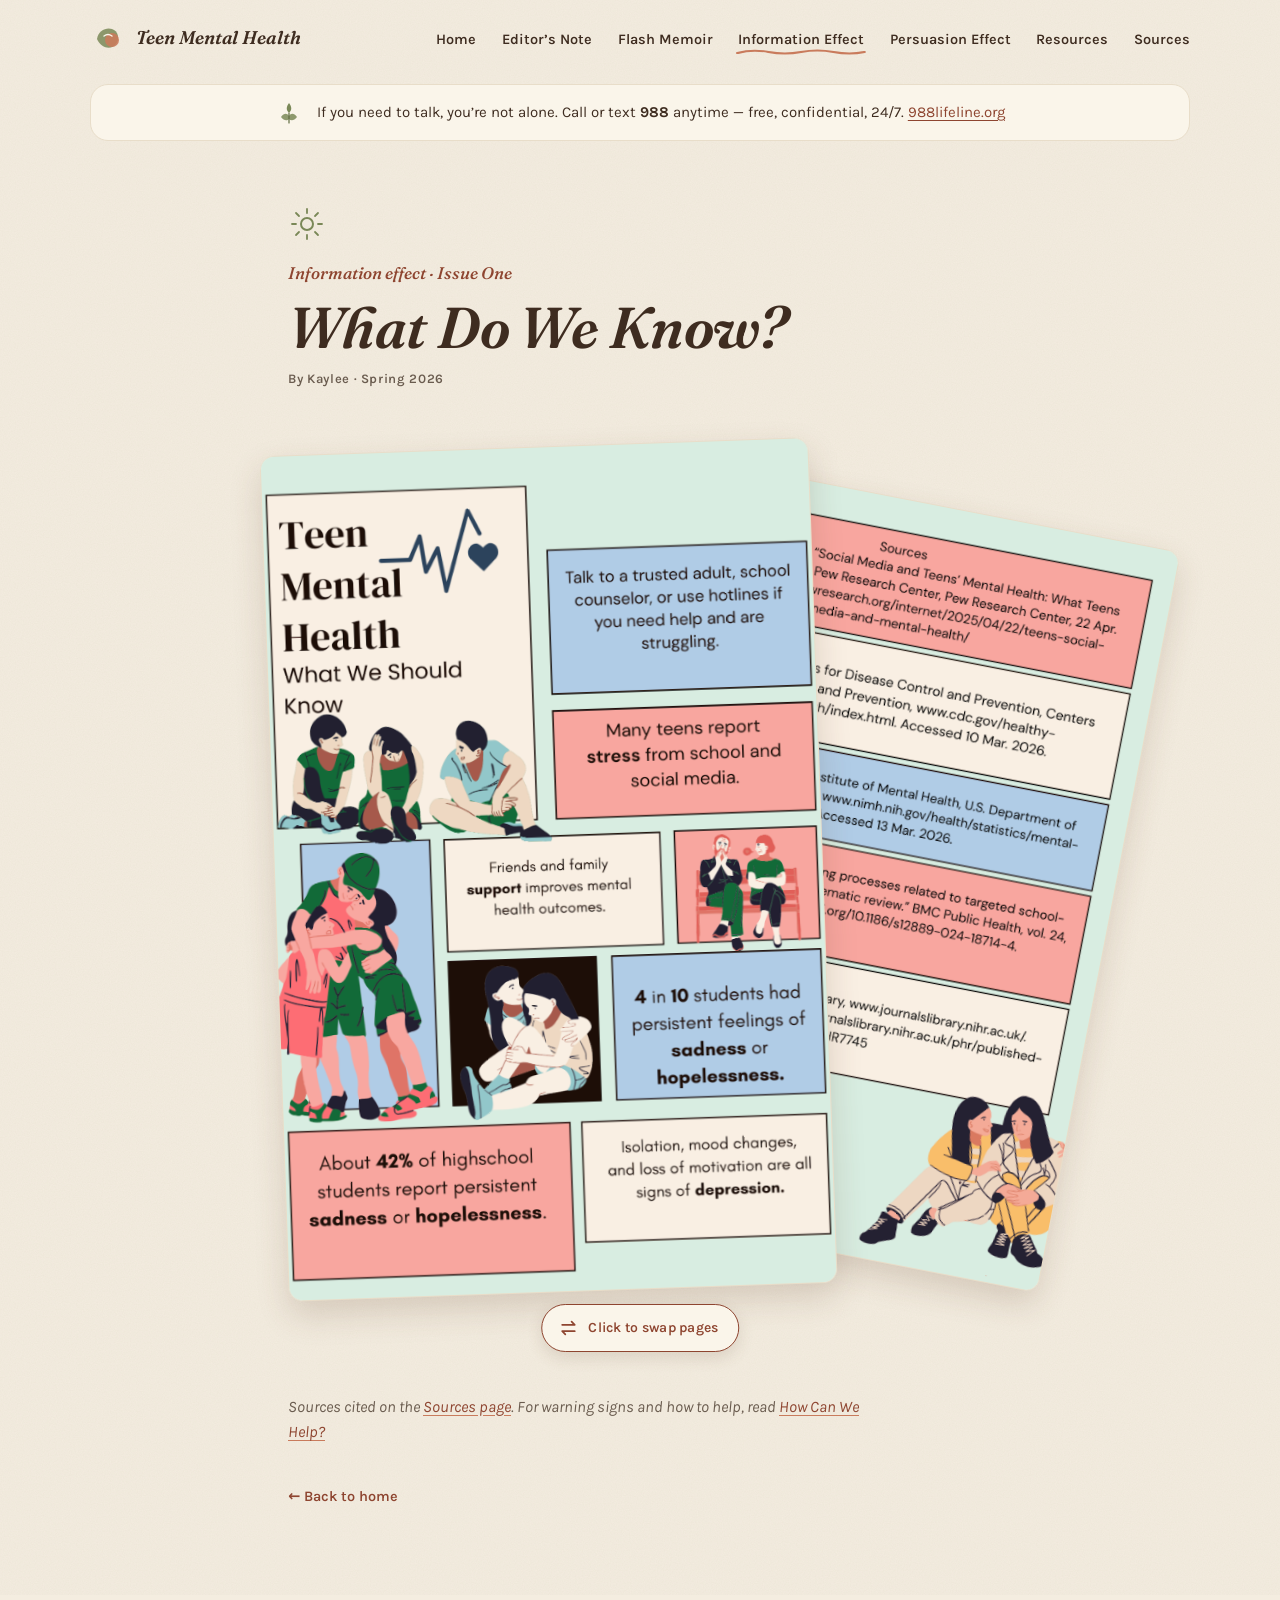
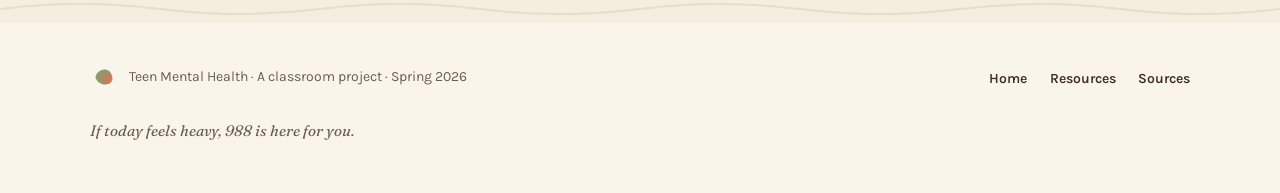
<file: information-effect.html>
<!doctype html>
<html lang="en">
<head>
  <meta charset="utf-8">
  <meta name="viewport" content="width=device-width, initial-scale=1">
  <title>What Do We Know? &mdash; Teen Mental Health</title>
  <meta name="description" content="The facts about teens and mental health, drawn from the CDC and other trusted sources.">
  <link rel="preconnect" href="https://fonts.googleapis.com">
  <link rel="preconnect" href="https://fonts.gstatic.com" crossorigin>
  <link href="https://fonts.googleapis.com/css2?family=Fraunces:ital,opsz,wght@0,9..144,500;0,9..144,600;1,9..144,400;1,9..144,500;1,9..144,600&family=Karla:wght@400;500;600;700&display=swap" rel="stylesheet">
  <link rel="icon" type="image/svg+xml" href="favicon.svg">
  <link rel="stylesheet" href="styles.css">
  <script src="app.js" defer></script>
</head>
<body>
  <a href="#main" class="skip-link">Skip to content</a>

  <header class="site-header">
    <div class="container site-header__row">
      <a class="brand" href="index.html" aria-label="Teen Mental Health, home">
        <svg class="brand__mark" viewBox="0 0 36 36" aria-hidden="true">
          <path d="M7 19 C 8 11, 16 7, 22 9 C 28 11, 30 18, 26 24 C 22 30, 11 29, 7 19 Z" fill="#7A8857" opacity="0.85"/>
          <circle cx="22" cy="20" r="7" fill="#C97B5C" opacity="0.9"/>
          <path d="M14 16 q 4 -3 8 0" stroke="#FAF5EA" stroke-width="1.4" fill="none" stroke-linecap="round"/>
        </svg>
        <span class="brand__word">Teen Mental Health</span>
      </a>
      <nav class="nav" aria-label="Primary">
        <ul class="nav__list">
          <li><a class="nav__link" href="index.html">Home</a></li>
          <li><a class="nav__link" href="editors-note.html">Editor&rsquo;s Note</a></li>
          <li><a class="nav__link" href="flash-memoir.html">Flash Memoir</a></li>
          <li><a class="nav__link" href="information-effect.html" aria-current="page">Information Effect</a></li>
          <li><a class="nav__link" href="persuasion-effect.html">Persuasion Effect</a></li>
          <li><a class="nav__link" href="resources.html">Resources</a></li>
          <li><a class="nav__link" href="sources.html">Sources</a></li>
        </ul>
      </nav>
      <button class="menu-toggle" id="menuOpen" aria-expanded="false" aria-controls="mobileMenu">Menu</button>
    </div>
  </header>

  <div class="mobile-menu" id="mobileMenu" data-open="false" aria-hidden="true">
    <div class="container">
      <div class="mobile-menu__top">
        <span class="brand__word">Teen Mental Health</span>
        <button class="menu-toggle" id="menuClose" aria-label="Close menu">Close</button>
      </div>
      <ul class="mobile-menu__list">
        <li><a href="index.html">Home</a></li>
        <li><a href="editors-note.html">Editor&rsquo;s Note</a></li>
        <li><a href="flash-memoir.html">Flash Memoir</a></li>
        <li><a href="information-effect.html" aria-current="page">Information Effect</a></li>
        <li><a href="persuasion-effect.html">Persuasion Effect</a></li>
        <li><a href="resources.html">Resources</a></li>
        <li><a href="sources.html">Sources</a></li>
      </ul>
    </div>
  </div>

  <div class="container">
    <div class="crisis-bar" role="region" aria-label="Crisis support">
      <div class="crisis-bar__inner">
        <svg class="crisis-bar__icon" viewBox="0 0 28 28" aria-hidden="true">
          <path d="M14 4 C 11 8, 11 11, 14 14 C 17 11, 17 8, 14 4 Z" fill="#7A8857"/>
          <path d="M6 18 C 9 14, 12 14, 14 17 C 16 14, 19 14, 22 18 C 19 22, 16 22, 14 20 C 12 22, 9 22, 6 18 Z" fill="#7A8857" opacity="0.85"/>
          <path d="M14 14 v 10" stroke="#5E6B3F" stroke-width="1.2" stroke-linecap="round"/>
        </svg>
        <p>If you need to talk, you&rsquo;re not alone. Call or text <strong>988</strong> anytime &mdash; free, confidential, 24/7. <a href="https://988lifeline.org" rel="noopener">988lifeline.org</a></p>
      </div>
    </div>
  </div>

  <main id="main" class="article">
    <div class="container">
      <article class="article__inner">

        <svg class="article__sprig" viewBox="0 0 38 38" aria-hidden="true">
          <circle cx="19" cy="19" r="6" fill="none" stroke="currentColor" stroke-width="2"/>
          <path d="M19 4 v 4 M19 30 v 4 M4 19 h 4 M30 19 h 4 M8 8 l 3 3 M27 27 l 3 3 M8 30 l 3 -3 M27 11 l 3 -3"
                stroke="currentColor" stroke-width="1.8" stroke-linecap="round"/>
        </svg>

        <p class="eyebrow">Information effect &middot; Issue One</p>
        <h1 class="article__title">What Do We Know?</h1>
        <p class="article__byline">By Kaylee &middot; Spring 2026</p>

        <div class="fan" id="infoFan" data-active="1">
          <button class="fan__swap" type="button" id="fanSwap" aria-controls="infoFan" aria-label="Swap which page is on top">
            <svg viewBox="0 0 28 28" aria-hidden="true">
              <path d="M5 10 h 16 l -4 -4 M21 18 h -16 l 4 4" fill="none" stroke="currentColor" stroke-width="2.2" stroke-linecap="round" stroke-linejoin="round"/>
            </svg>
            <span>Click to swap pages</span>
          </button>
          <button class="fan__card fan__card--1" type="button" data-fan-card="1" aria-label="Show page 1 on top">
            <img src="img/information-effect-1.jpg" alt="Information effect, page 1: facts about teen mental health">
          </button>
          <button class="fan__card fan__card--2" type="button" data-fan-card="2" aria-label="Show page 2 on top">
            <img src="img/information-effect-2.jpg" alt="Information effect, page 2: facts about teen mental health">
          </button>
        </div>

        <p class="article__nextlink">
          Sources cited on the <a href="sources.html">Sources page</a>. For warning signs and how to help, read <a href="persuasion-effect.html">How Can We Help?</a>
        </p>

        <script>
          (function () {
            var fan = document.getElementById('infoFan');
            var swap = document.getElementById('fanSwap');
            if (!fan || !swap) return;
            var shuffleTimer = null;
            function toggle() {
              if (fan.classList.contains('is-shuffling')) return;
              fan.classList.add('is-shuffling');
              fan.dataset.active = fan.dataset.active === '1' ? '2' : '1';
              window.clearTimeout(shuffleTimer);
              shuffleTimer = window.setTimeout(function () {
                fan.classList.remove('is-shuffling');
              }, 870);
            }
            swap.addEventListener('click', toggle);
            fan.querySelectorAll('[data-fan-card]').forEach(function (el) {
              el.addEventListener('click', function (e) {
                if (e.target.closest('.fan__swap')) return;
                toggle();
              });
            });
          })();
        </script>

        <a class="back-link" href="index.html">&larr; Back to home</a>
      </article>
    </div>
  </main>

  <footer class="site-footer">
    <div class="site-footer__divider" aria-hidden="true">
      <svg viewBox="0 0 1200 28" preserveAspectRatio="none">
        <path d="M0 14 Q 75 4 150 14 T 300 14 T 450 14 T 600 14 T 750 14 T 900 14 T 1050 14 T 1200 14"
              fill="none" stroke="currentColor" stroke-width="2" stroke-linecap="round"/>
      </svg>
    </div>
    <div class="container site-footer__inner">
      <div class="site-footer__left">
        <svg class="brand__mark" viewBox="0 0 36 36" aria-hidden="true">
          <path d="M7 19 C 8 11, 16 7, 22 9 C 28 11, 30 18, 26 24 C 22 30, 11 29, 7 19 Z" fill="#7A8857" opacity="0.85"/>
          <circle cx="22" cy="20" r="7" fill="#C97B5C" opacity="0.9"/>
        </svg>
        <span>Teen Mental Health &middot; A classroom project &middot; Spring 2026</span>
      </div>
      <ul class="site-footer__nav">
        <li><a href="index.html">Home</a></li>
        <li><a href="resources.html">Resources</a></li>
        <li><a href="sources.html">Sources</a></li>
      </ul>
      <p class="site-footer__note">If today feels heavy, 988 is here for you.</p>
    </div>
  </footer>

  <script>
    (function () {
      var open = document.getElementById('menuOpen');
      var close = document.getElementById('menuClose');
      var menu = document.getElementById('mobileMenu');
      if (!open || !close || !menu) return;
      function setOpen(state) {
        menu.dataset.open = state ? 'true' : 'false';
        menu.setAttribute('aria-hidden', state ? 'false' : 'true');
        open.setAttribute('aria-expanded', state ? 'true' : 'false');
        document.body.style.overflow = state ? 'hidden' : '';
      }
      open.addEventListener('click', function () { setOpen(true); });
      close.addEventListener('click', function () { setOpen(false); });
      menu.addEventListener('click', function (e) {
        if (e.target.tagName === 'A') setOpen(false);
      });
      document.addEventListener('keydown', function (e) {
        if (e.key === 'Escape') setOpen(false);
      });
    })();
  </script>
</body>
</html>
</file>
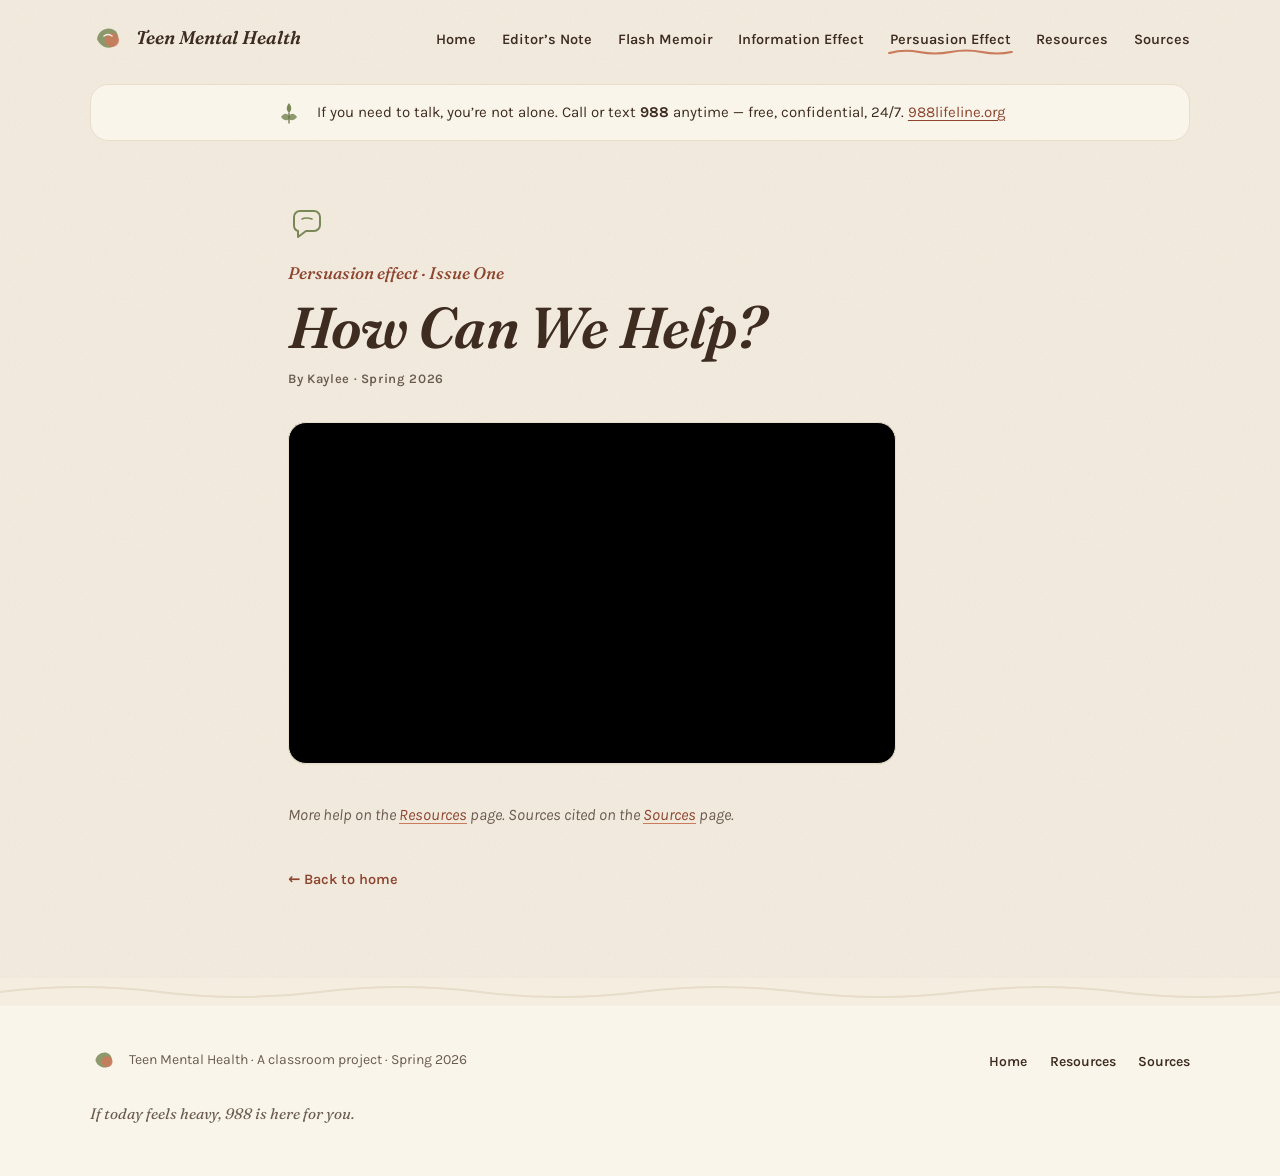
<file: persuasion-effect.html>
<!doctype html>
<html lang="en">
<head>
  <meta charset="utf-8">
  <meta name="viewport" content="width=device-width, initial-scale=1">
  <title>How Can We Help? &mdash; Teen Mental Health</title>
  <meta name="description" content="Warning signs to watch for, what may cause a teen to struggle, and how to support somebody who is struggling.">
  <link rel="preconnect" href="https://fonts.googleapis.com">
  <link rel="preconnect" href="https://fonts.gstatic.com" crossorigin>
  <link href="https://fonts.googleapis.com/css2?family=Fraunces:ital,opsz,wght@0,9..144,500;0,9..144,600;1,9..144,400;1,9..144,500;1,9..144,600&family=Karla:wght@400;500;600;700&display=swap" rel="stylesheet">
  <link rel="icon" type="image/svg+xml" href="favicon.svg">
  <link rel="stylesheet" href="styles.css">
  <script src="app.js" defer></script>
</head>
<body>
  <a href="#main" class="skip-link">Skip to content</a>

  <header class="site-header">
    <div class="container site-header__row">
      <a class="brand" href="index.html" aria-label="Teen Mental Health, home">
        <svg class="brand__mark" viewBox="0 0 36 36" aria-hidden="true">
          <path d="M7 19 C 8 11, 16 7, 22 9 C 28 11, 30 18, 26 24 C 22 30, 11 29, 7 19 Z" fill="#7A8857" opacity="0.85"/>
          <circle cx="22" cy="20" r="7" fill="#C97B5C" opacity="0.9"/>
          <path d="M14 16 q 4 -3 8 0" stroke="#FAF5EA" stroke-width="1.4" fill="none" stroke-linecap="round"/>
        </svg>
        <span class="brand__word">Teen Mental Health</span>
      </a>
      <nav class="nav" aria-label="Primary">
        <ul class="nav__list">
          <li><a class="nav__link" href="index.html">Home</a></li>
          <li><a class="nav__link" href="editors-note.html">Editor&rsquo;s Note</a></li>
          <li><a class="nav__link" href="flash-memoir.html">Flash Memoir</a></li>
          <li><a class="nav__link" href="information-effect.html">Information Effect</a></li>
          <li><a class="nav__link" href="persuasion-effect.html" aria-current="page">Persuasion Effect</a></li>
          <li><a class="nav__link" href="resources.html">Resources</a></li>
          <li><a class="nav__link" href="sources.html">Sources</a></li>
        </ul>
      </nav>
      <button class="menu-toggle" id="menuOpen" aria-expanded="false" aria-controls="mobileMenu">Menu</button>
    </div>
  </header>

  <div class="mobile-menu" id="mobileMenu" data-open="false" aria-hidden="true">
    <div class="container">
      <div class="mobile-menu__top">
        <span class="brand__word">Teen Mental Health</span>
        <button class="menu-toggle" id="menuClose" aria-label="Close menu">Close</button>
      </div>
      <ul class="mobile-menu__list">
        <li><a href="index.html">Home</a></li>
        <li><a href="editors-note.html">Editor&rsquo;s Note</a></li>
        <li><a href="flash-memoir.html">Flash Memoir</a></li>
        <li><a href="information-effect.html">Information Effect</a></li>
        <li><a href="persuasion-effect.html" aria-current="page">Persuasion Effect</a></li>
        <li><a href="resources.html">Resources</a></li>
        <li><a href="sources.html">Sources</a></li>
      </ul>
    </div>
  </div>

  <div class="container">
    <div class="crisis-bar" role="region" aria-label="Crisis support">
      <div class="crisis-bar__inner">
        <svg class="crisis-bar__icon" viewBox="0 0 28 28" aria-hidden="true">
          <path d="M14 4 C 11 8, 11 11, 14 14 C 17 11, 17 8, 14 4 Z" fill="#7A8857"/>
          <path d="M6 18 C 9 14, 12 14, 14 17 C 16 14, 19 14, 22 18 C 19 22, 16 22, 14 20 C 12 22, 9 22, 6 18 Z" fill="#7A8857" opacity="0.85"/>
          <path d="M14 14 v 10" stroke="#5E6B3F" stroke-width="1.2" stroke-linecap="round"/>
        </svg>
        <p>If you need to talk, you&rsquo;re not alone. Call or text <strong>988</strong> anytime &mdash; free, confidential, 24/7. <a href="https://988lifeline.org" rel="noopener">988lifeline.org</a></p>
      </div>
    </div>
  </div>

  <main id="main" class="article">
    <div class="container">
      <article class="article__inner">

        <svg class="article__sprig" viewBox="0 0 38 38" aria-hidden="true">
          <path d="M6 12 a 6 6 0 0 1 6 -6 h 14 a 6 6 0 0 1 6 6 v 8 a 6 6 0 0 1 -6 6 h -8 l -8 6 v -6 a 6 6 0 0 1 -4 -6 z"
                fill="none" stroke="currentColor" stroke-width="2" stroke-linejoin="round"/>
          <path d="M14 14 q 4 -2 10 0" stroke="currentColor" stroke-width="1.6" fill="none" stroke-linecap="round"/>
        </svg>

        <p class="eyebrow">Persuasion effect &middot; Issue One</p>
        <h1 class="article__title">How Can We Help?</h1>
        <p class="article__byline">By Kaylee &middot; Spring 2026</p>

        <div class="video-embed">
          <iframe
            src="https://www.youtube.com/embed/13xbsFaPSvw"
            title="How we can help teen&rsquo;s mental health"
            frameborder="0"
            allow="accelerometer; autoplay; clipboard-write; encrypted-media; gyroscope; picture-in-picture; web-share"
            referrerpolicy="strict-origin-when-cross-origin"
            allowfullscreen></iframe>
        </div>

        <p class="article__nextlink">
          More help on the <a href="resources.html">Resources</a> page. Sources cited on the <a href="sources.html">Sources</a> page.
        </p>

        <a class="back-link" href="index.html">&larr; Back to home</a>
      </article>
    </div>
  </main>

  <footer class="site-footer">
    <div class="site-footer__divider" aria-hidden="true">
      <svg viewBox="0 0 1200 28" preserveAspectRatio="none">
        <path d="M0 14 Q 75 4 150 14 T 300 14 T 450 14 T 600 14 T 750 14 T 900 14 T 1050 14 T 1200 14"
              fill="none" stroke="currentColor" stroke-width="2" stroke-linecap="round"/>
      </svg>
    </div>
    <div class="container site-footer__inner">
      <div class="site-footer__left">
        <svg class="brand__mark" viewBox="0 0 36 36" aria-hidden="true">
          <path d="M7 19 C 8 11, 16 7, 22 9 C 28 11, 30 18, 26 24 C 22 30, 11 29, 7 19 Z" fill="#7A8857" opacity="0.85"/>
          <circle cx="22" cy="20" r="7" fill="#C97B5C" opacity="0.9"/>
        </svg>
        <span>Teen Mental Health &middot; A classroom project &middot; Spring 2026</span>
      </div>
      <ul class="site-footer__nav">
        <li><a href="index.html">Home</a></li>
        <li><a href="resources.html">Resources</a></li>
        <li><a href="sources.html">Sources</a></li>
      </ul>
      <p class="site-footer__note">If today feels heavy, 988 is here for you.</p>
    </div>
  </footer>

  <script>
    (function () {
      var open = document.getElementById('menuOpen');
      var close = document.getElementById('menuClose');
      var menu = document.getElementById('mobileMenu');
      if (!open || !close || !menu) return;
      function setOpen(state) {
        menu.dataset.open = state ? 'true' : 'false';
        menu.setAttribute('aria-hidden', state ? 'false' : 'true');
        open.setAttribute('aria-expanded', state ? 'true' : 'false');
        document.body.style.overflow = state ? 'hidden' : '';
      }
      open.addEventListener('click', function () { setOpen(true); });
      close.addEventListener('click', function () { setOpen(false); });
      menu.addEventListener('click', function (e) {
        if (e.target.tagName === 'A') setOpen(false);
      });
      document.addEventListener('keydown', function (e) {
        if (e.key === 'Escape') setOpen(false);
      });
    })();
  </script>
</body>
</html>
</file>
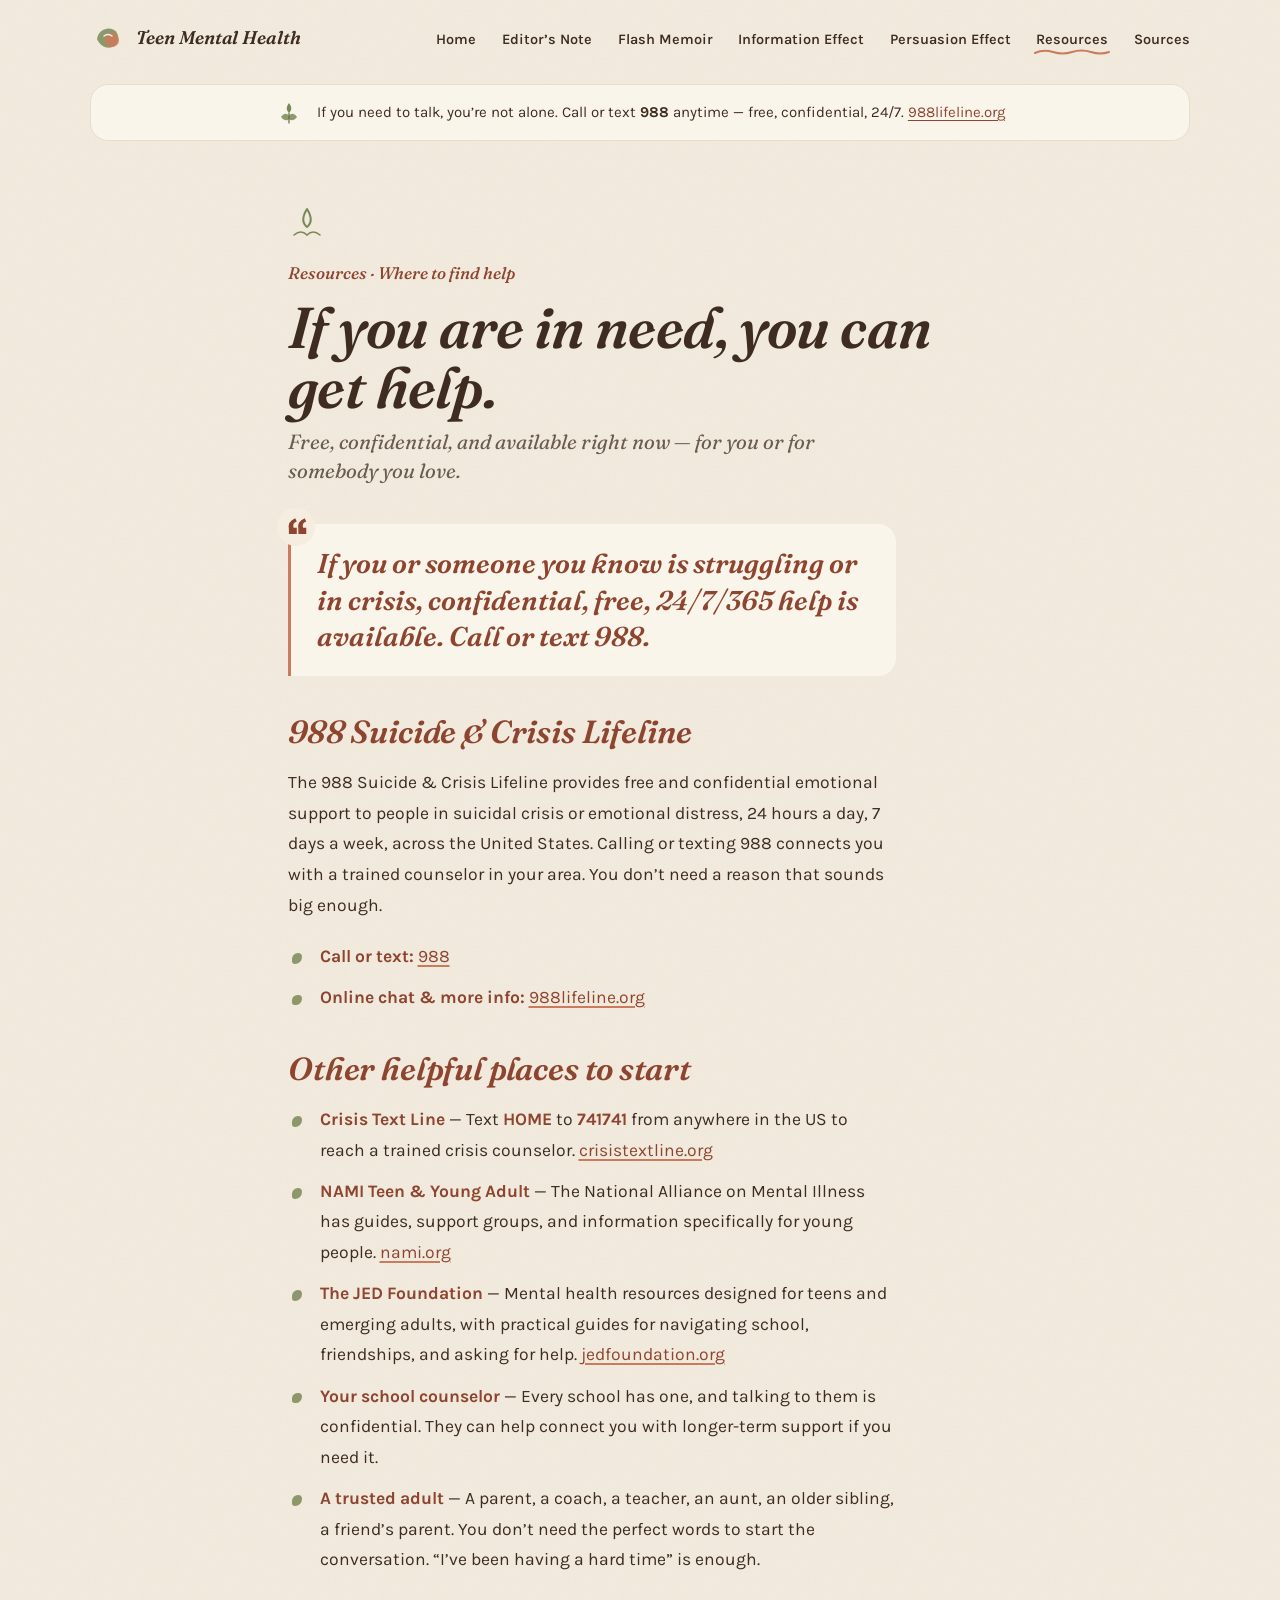
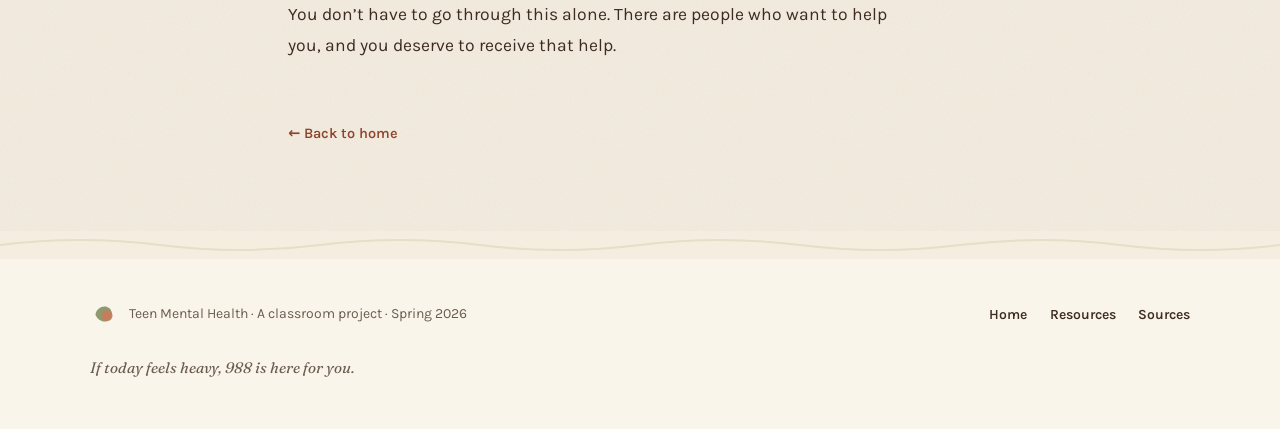
<file: resources.html>
<!doctype html>
<html lang="en">
<head>
  <meta charset="utf-8">
  <meta name="viewport" content="width=device-width, initial-scale=1">
  <title>Resources &mdash; Teen Mental Health</title>
  <meta name="description" content="Where to find help: the 988 Suicide & Crisis Lifeline and other trusted mental health resources for teens.">
  <link rel="preconnect" href="https://fonts.googleapis.com">
  <link rel="preconnect" href="https://fonts.gstatic.com" crossorigin>
  <link href="https://fonts.googleapis.com/css2?family=Fraunces:ital,opsz,wght@0,9..144,500;0,9..144,600;1,9..144,400;1,9..144,500;1,9..144,600&family=Karla:wght@400;500;600;700&display=swap" rel="stylesheet">
  <link rel="icon" type="image/svg+xml" href="favicon.svg">
  <link rel="stylesheet" href="styles.css">
  <script src="app.js" defer></script>
</head>
<body>
  <a href="#main" class="skip-link">Skip to content</a>

  <header class="site-header">
    <div class="container site-header__row">
      <a class="brand" href="index.html" aria-label="Teen Mental Health, home">
        <svg class="brand__mark" viewBox="0 0 36 36" aria-hidden="true">
          <path d="M7 19 C 8 11, 16 7, 22 9 C 28 11, 30 18, 26 24 C 22 30, 11 29, 7 19 Z" fill="#7A8857" opacity="0.85"/>
          <circle cx="22" cy="20" r="7" fill="#C97B5C" opacity="0.9"/>
          <path d="M14 16 q 4 -3 8 0" stroke="#FAF5EA" stroke-width="1.4" fill="none" stroke-linecap="round"/>
        </svg>
        <span class="brand__word">Teen Mental Health</span>
      </a>
      <nav class="nav" aria-label="Primary">
        <ul class="nav__list">
          <li><a class="nav__link" href="index.html">Home</a></li>
          <li><a class="nav__link" href="editors-note.html">Editor&rsquo;s Note</a></li>
          <li><a class="nav__link" href="flash-memoir.html">Flash Memoir</a></li>
          <li><a class="nav__link" href="information-effect.html">Information Effect</a></li>
          <li><a class="nav__link" href="persuasion-effect.html">Persuasion Effect</a></li>
          <li><a class="nav__link" href="resources.html" aria-current="page">Resources</a></li>
          <li><a class="nav__link" href="sources.html">Sources</a></li>
        </ul>
      </nav>
      <button class="menu-toggle" id="menuOpen" aria-expanded="false" aria-controls="mobileMenu">Menu</button>
    </div>
  </header>

  <div class="mobile-menu" id="mobileMenu" data-open="false" aria-hidden="true">
    <div class="container">
      <div class="mobile-menu__top">
        <span class="brand__word">Teen Mental Health</span>
        <button class="menu-toggle" id="menuClose" aria-label="Close menu">Close</button>
      </div>
      <ul class="mobile-menu__list">
        <li><a href="index.html">Home</a></li>
        <li><a href="editors-note.html">Editor&rsquo;s Note</a></li>
        <li><a href="flash-memoir.html">Flash Memoir</a></li>
        <li><a href="information-effect.html">Information Effect</a></li>
        <li><a href="persuasion-effect.html">Persuasion Effect</a></li>
        <li><a href="resources.html" aria-current="page">Resources</a></li>
        <li><a href="sources.html">Sources</a></li>
      </ul>
    </div>
  </div>

  <div class="container">
    <div class="crisis-bar" role="region" aria-label="Crisis support">
      <div class="crisis-bar__inner">
        <svg class="crisis-bar__icon" viewBox="0 0 28 28" aria-hidden="true">
          <path d="M14 4 C 11 8, 11 11, 14 14 C 17 11, 17 8, 14 4 Z" fill="#7A8857"/>
          <path d="M6 18 C 9 14, 12 14, 14 17 C 16 14, 19 14, 22 18 C 19 22, 16 22, 14 20 C 12 22, 9 22, 6 18 Z" fill="#7A8857" opacity="0.85"/>
          <path d="M14 14 v 10" stroke="#5E6B3F" stroke-width="1.2" stroke-linecap="round"/>
        </svg>
        <p>If you need to talk, you&rsquo;re not alone. Call or text <strong>988</strong> anytime &mdash; free, confidential, 24/7. <a href="https://988lifeline.org" rel="noopener">988lifeline.org</a></p>
      </div>
    </div>
  </div>

  <main id="main" class="article">
    <div class="container">
      <article class="article__inner">

        <svg class="article__sprig" viewBox="0 0 38 38" aria-hidden="true">
          <path d="M19 4 C 14 12, 14 18, 19 22 C 24 18, 24 12, 19 4 Z" fill="none" stroke="currentColor" stroke-width="2" stroke-linejoin="round"/>
          <path d="M6 30 q 7 -6 13 0 q 6 -6 13 0" stroke="currentColor" stroke-width="1.6" fill="none" stroke-linecap="round"/>
        </svg>

        <p class="eyebrow">Resources &middot; Where to find help</p>
        <h1 class="article__title">If you are in need, you can get help.</h1>
        <p class="article__sub">Free, confidential, and available right now &mdash; for you or for somebody you love.</p>

        <div class="article__body">

          <div class="pullquote">
            <svg class="pullquote__mark" viewBox="0 0 38 38" aria-hidden="true">
              <path d="M10 22 q -2 -10 8 -14 l 2 4 q -6 2 -4 8 h 4 v 8 h -10 z M22 22 q -2 -10 8 -14 l 2 4 q -6 2 -4 8 h 4 v 8 h -10 z" fill="currentColor"/>
            </svg>
            <p>If you or someone you know is struggling or in crisis, confidential, free, 24/7/365 help is available. Call or text 988.</p>
          </div>

          <h2>988 Suicide &amp; Crisis Lifeline</h2>
          <p>The 988 Suicide &amp; Crisis Lifeline provides free and confidential emotional support to people in suicidal crisis or emotional distress, 24 hours a day, 7 days a week, across the United States. Calling or texting 988 connects you with a trained counselor in your area. You don&rsquo;t need a reason that sounds big enough.</p>
          <ul>
            <li><strong>Call or text:</strong> <a href="tel:988">988</a></li>
            <li><strong>Online chat &amp; more info:</strong> <a href="https://988lifeline.org" rel="noopener">988lifeline.org</a></li>
          </ul>

          <h2>Other helpful places to start</h2>
          <ul>
            <li><strong>Crisis Text Line</strong> &mdash; Text <strong>HOME</strong> to <strong>741741</strong> from anywhere in the US to reach a trained crisis counselor. <a href="https://www.crisistextline.org" rel="noopener">crisistextline.org</a></li>
            <li><strong>NAMI Teen &amp; Young Adult</strong> &mdash; The National Alliance on Mental Illness has guides, support groups, and information specifically for young people. <a href="https://www.nami.org/Your-Journey/Teens-Young-Adults" rel="noopener">nami.org</a></li>
            <li><strong>The JED Foundation</strong> &mdash; Mental health resources designed for teens and emerging adults, with practical guides for navigating school, friendships, and asking for help. <a href="https://jedfoundation.org" rel="noopener">jedfoundation.org</a></li>
            <li><strong>Your school counselor</strong> &mdash; Every school has one, and talking to them is confidential. They can help connect you with longer-term support if you need it.</li>
            <li><strong>A trusted adult</strong> &mdash; A parent, a coach, a teacher, an aunt, an older sibling, a friend&rsquo;s parent. You don&rsquo;t need the perfect words to start the conversation. &ldquo;I&rsquo;ve been having a hard time&rdquo; is enough.</li>
          </ul>

          <p>You don&rsquo;t have to go through this alone. There are people who want to help you, and you deserve to receive that help.</p>
        </div>

        <a class="back-link" href="index.html">&larr; Back to home</a>
      </article>
    </div>
  </main>

  <footer class="site-footer">
    <div class="site-footer__divider" aria-hidden="true">
      <svg viewBox="0 0 1200 28" preserveAspectRatio="none">
        <path d="M0 14 Q 75 4 150 14 T 300 14 T 450 14 T 600 14 T 750 14 T 900 14 T 1050 14 T 1200 14"
              fill="none" stroke="currentColor" stroke-width="2" stroke-linecap="round"/>
      </svg>
    </div>
    <div class="container site-footer__inner">
      <div class="site-footer__left">
        <svg class="brand__mark" viewBox="0 0 36 36" aria-hidden="true">
          <path d="M7 19 C 8 11, 16 7, 22 9 C 28 11, 30 18, 26 24 C 22 30, 11 29, 7 19 Z" fill="#7A8857" opacity="0.85"/>
          <circle cx="22" cy="20" r="7" fill="#C97B5C" opacity="0.9"/>
        </svg>
        <span>Teen Mental Health &middot; A classroom project &middot; Spring 2026</span>
      </div>
      <ul class="site-footer__nav">
        <li><a href="index.html">Home</a></li>
        <li><a href="resources.html">Resources</a></li>
        <li><a href="sources.html">Sources</a></li>
      </ul>
      <p class="site-footer__note">If today feels heavy, 988 is here for you.</p>
    </div>
  </footer>

  <script>
    (function () {
      var open = document.getElementById('menuOpen');
      var close = document.getElementById('menuClose');
      var menu = document.getElementById('mobileMenu');
      if (!open || !close || !menu) return;
      function setOpen(state) {
        menu.dataset.open = state ? 'true' : 'false';
        menu.setAttribute('aria-hidden', state ? 'false' : 'true');
        open.setAttribute('aria-expanded', state ? 'true' : 'false');
        document.body.style.overflow = state ? 'hidden' : '';
      }
      open.addEventListener('click', function () { setOpen(true); });
      close.addEventListener('click', function () { setOpen(false); });
      menu.addEventListener('click', function (e) {
        if (e.target.tagName === 'A') setOpen(false);
      });
      document.addEventListener('keydown', function (e) {
        if (e.key === 'Escape') setOpen(false);
      });
    })();
  </script>
</body>
</html>
</file>
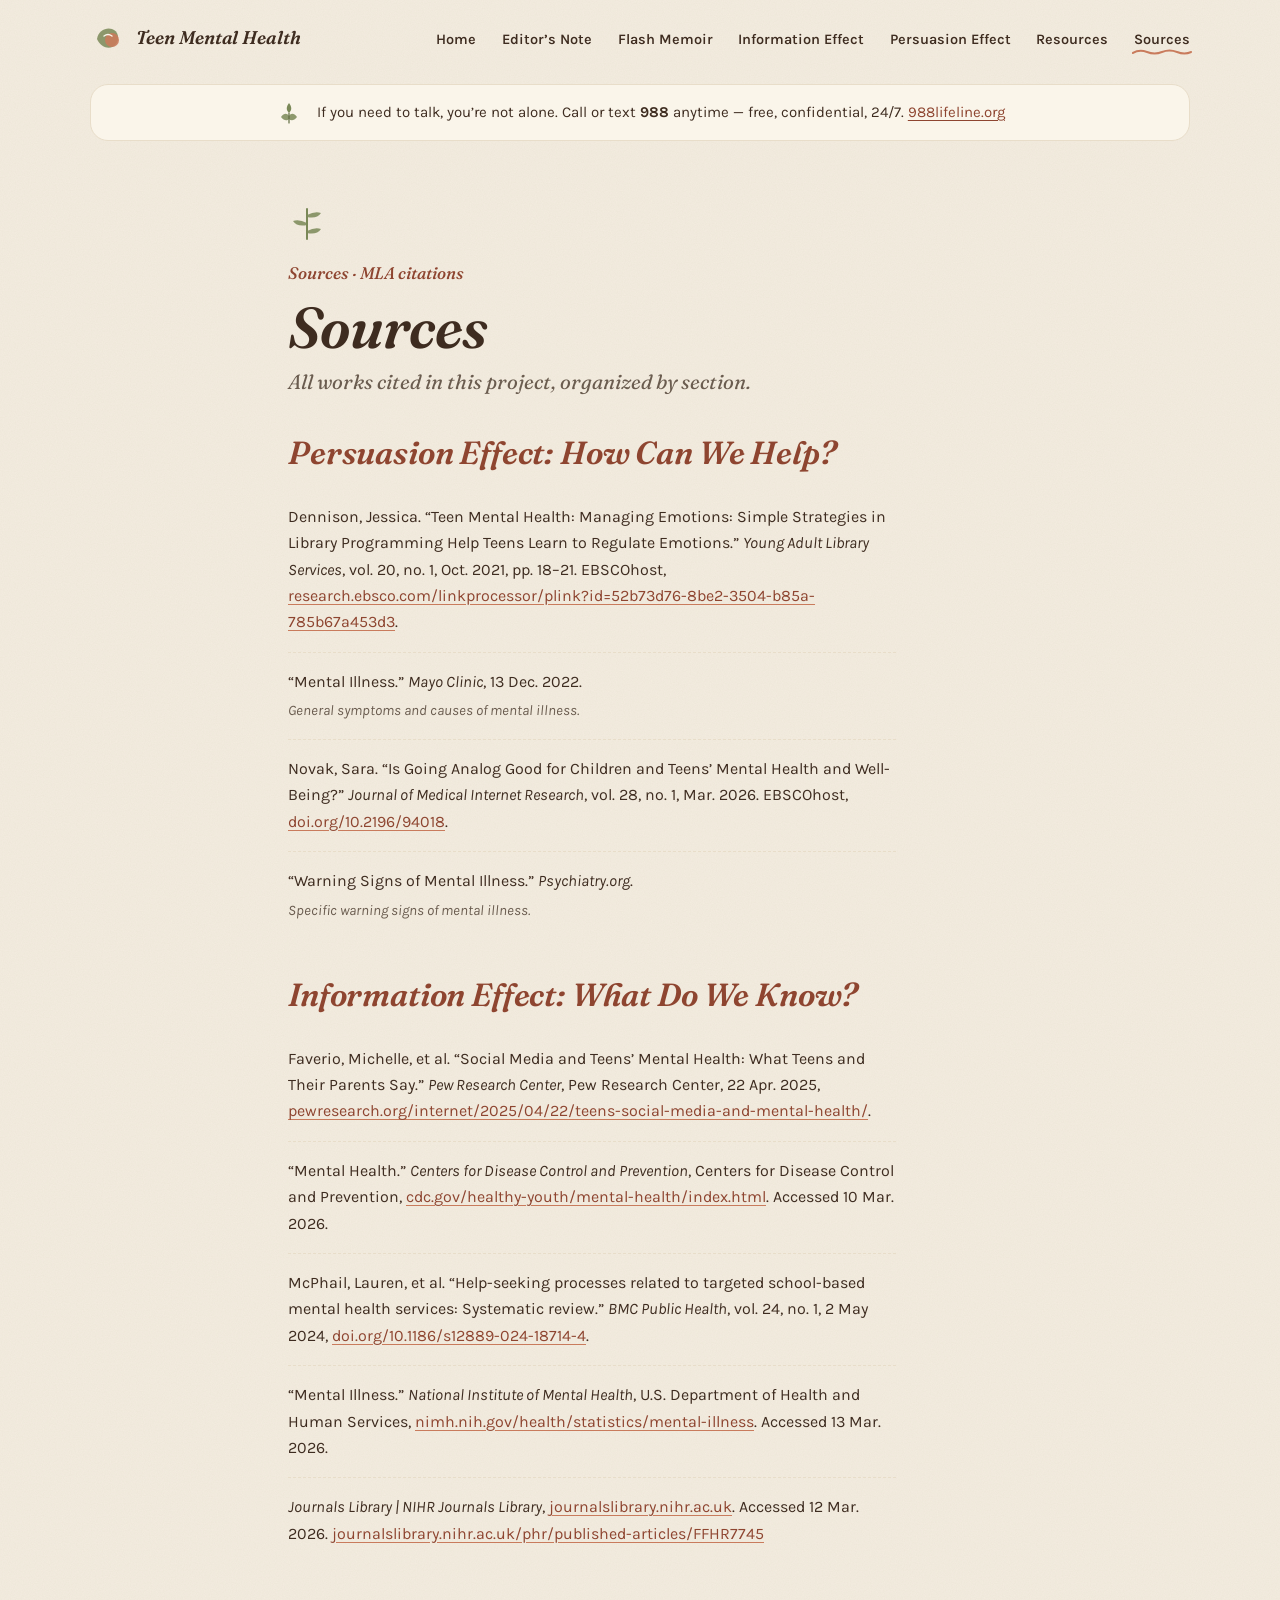
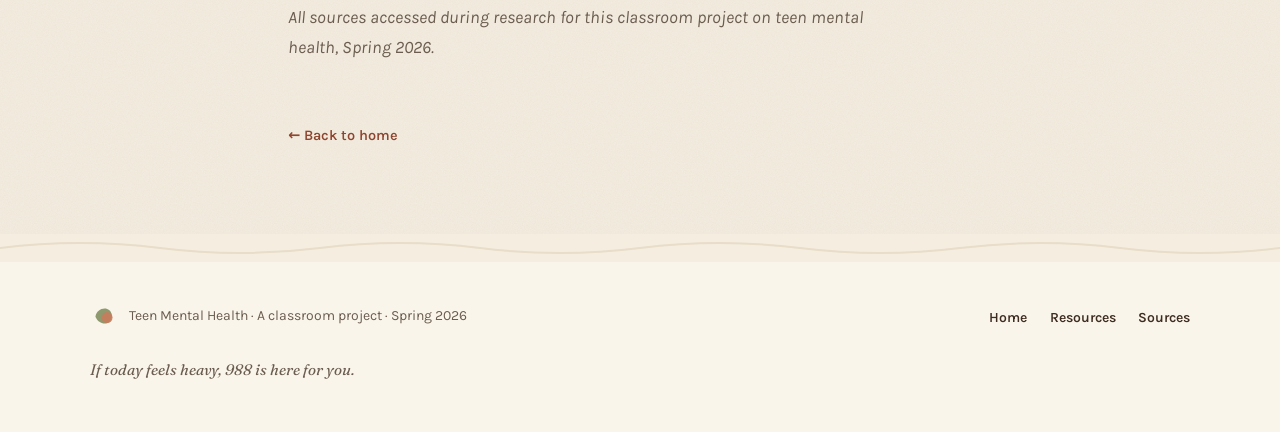
<file: sources.html>
<!doctype html>
<html lang="en">
<head>
  <meta charset="utf-8">
  <meta name="viewport" content="width=device-width, initial-scale=1">
  <title>Sources &mdash; Teen Mental Health</title>
  <meta name="description" content="Sources cited in this project on teen mental health, organized by section.">
  <link rel="preconnect" href="https://fonts.googleapis.com">
  <link rel="preconnect" href="https://fonts.gstatic.com" crossorigin>
  <link href="https://fonts.googleapis.com/css2?family=Fraunces:ital,opsz,wght@0,9..144,500;0,9..144,600;1,9..144,400;1,9..144,500;1,9..144,600&family=Karla:wght@400;500;600;700&display=swap" rel="stylesheet">
  <link rel="icon" type="image/svg+xml" href="favicon.svg">
  <link rel="stylesheet" href="styles.css">
  <script src="app.js" defer></script>
  <style>
    .source-list {
      list-style: none;
      padding: 0;
      margin: 0 0 2.4rem;
    }
    .source-list li {
      padding: 1rem 0 1rem 0;
      border-bottom: 1px dashed var(--surface-edge);
      font-size: 16px;
      line-height: 1.65;
      color: var(--ink);
    }
    .source-list li:last-child { border-bottom: none; }
    .source-list a {
      color: var(--terracotta-dp);
      text-decoration: underline;
      text-decoration-color: var(--terracotta);
      text-underline-offset: 3px;
      word-break: break-word;
    }
    .source-list a:hover { color: var(--terracotta); }
    .source-list .annot {
      display: block;
      margin-top: 0.25rem;
      font-style: italic;
      color: var(--ink-muted);
      font-size: 14.5px;
    }
  </style>
</head>
<body>
  <a href="#main" class="skip-link">Skip to content</a>

  <header class="site-header">
    <div class="container site-header__row">
      <a class="brand" href="index.html" aria-label="Teen Mental Health, home">
        <svg class="brand__mark" viewBox="0 0 36 36" aria-hidden="true">
          <path d="M7 19 C 8 11, 16 7, 22 9 C 28 11, 30 18, 26 24 C 22 30, 11 29, 7 19 Z" fill="#7A8857" opacity="0.85"/>
          <circle cx="22" cy="20" r="7" fill="#C97B5C" opacity="0.9"/>
          <path d="M14 16 q 4 -3 8 0" stroke="#FAF5EA" stroke-width="1.4" fill="none" stroke-linecap="round"/>
        </svg>
        <span class="brand__word">Teen Mental Health</span>
      </a>
      <nav class="nav" aria-label="Primary">
        <ul class="nav__list">
          <li><a class="nav__link" href="index.html">Home</a></li>
          <li><a class="nav__link" href="editors-note.html">Editor&rsquo;s Note</a></li>
          <li><a class="nav__link" href="flash-memoir.html">Flash Memoir</a></li>
          <li><a class="nav__link" href="information-effect.html">Information Effect</a></li>
          <li><a class="nav__link" href="persuasion-effect.html">Persuasion Effect</a></li>
          <li><a class="nav__link" href="resources.html">Resources</a></li>
          <li><a class="nav__link" href="sources.html" aria-current="page">Sources</a></li>
        </ul>
      </nav>
      <button class="menu-toggle" id="menuOpen" aria-expanded="false" aria-controls="mobileMenu">Menu</button>
    </div>
  </header>

  <div class="mobile-menu" id="mobileMenu" data-open="false" aria-hidden="true">
    <div class="container">
      <div class="mobile-menu__top">
        <span class="brand__word">Teen Mental Health</span>
        <button class="menu-toggle" id="menuClose" aria-label="Close menu">Close</button>
      </div>
      <ul class="mobile-menu__list">
        <li><a href="index.html">Home</a></li>
        <li><a href="editors-note.html">Editor&rsquo;s Note</a></li>
        <li><a href="flash-memoir.html">Flash Memoir</a></li>
        <li><a href="information-effect.html">Information Effect</a></li>
        <li><a href="persuasion-effect.html">Persuasion Effect</a></li>
        <li><a href="resources.html">Resources</a></li>
        <li><a href="sources.html" aria-current="page">Sources</a></li>
      </ul>
    </div>
  </div>

  <div class="container">
    <div class="crisis-bar" role="region" aria-label="Crisis support">
      <div class="crisis-bar__inner">
        <svg class="crisis-bar__icon" viewBox="0 0 28 28" aria-hidden="true">
          <path d="M14 4 C 11 8, 11 11, 14 14 C 17 11, 17 8, 14 4 Z" fill="#7A8857"/>
          <path d="M6 18 C 9 14, 12 14, 14 17 C 16 14, 19 14, 22 18 C 19 22, 16 22, 14 20 C 12 22, 9 22, 6 18 Z" fill="#7A8857" opacity="0.85"/>
          <path d="M14 14 v 10" stroke="#5E6B3F" stroke-width="1.2" stroke-linecap="round"/>
        </svg>
        <p>If you need to talk, you&rsquo;re not alone. Call or text <strong>988</strong> anytime &mdash; free, confidential, 24/7. <a href="https://988lifeline.org" rel="noopener">988lifeline.org</a></p>
      </div>
    </div>
  </div>

  <main id="main" class="article">
    <div class="container">
      <article class="article__inner">

        <svg class="article__sprig" viewBox="0 0 38 38" aria-hidden="true">
          <path d="M19 4 v 30" stroke="currentColor" stroke-width="2" stroke-linecap="round"/>
          <path d="M19 10 q 8 -4 14 -2 q -4 6 -14 4 z" fill="currentColor" opacity="0.85"/>
          <path d="M19 18 q -8 -4 -14 -2 q 4 6 14 4 z" fill="currentColor" opacity="0.85"/>
          <path d="M19 26 q 8 -4 14 -2 q -4 6 -14 4 z" fill="currentColor" opacity="0.85"/>
        </svg>

        <p class="eyebrow">Sources &middot; MLA citations</p>
        <h1 class="article__title">Sources</h1>
        <p class="article__sub">All works cited in this project, organized by section.</p>

        <div class="article__body">

          <h2>Persuasion Effect: How Can We Help?</h2>
          <ol class="source-list">
            <li>
              Dennison, Jessica. &ldquo;Teen Mental Health: Managing Emotions: Simple Strategies in Library Programming Help Teens Learn to Regulate Emotions.&rdquo; <em>Young Adult Library Services</em>, vol. 20, no. 1, Oct. 2021, pp. 18&ndash;21. EBSCOhost,
              <a href="https://research.ebsco.com/linkprocessor/plink?id=52b73d76-8be2-3504-b85a-785b67a453d3" rel="noopener">research.ebsco.com/linkprocessor/plink?id=52b73d76-8be2-3504-b85a-785b67a453d3</a>.
            </li>
            <li>
              &ldquo;Mental Illness.&rdquo; <em>Mayo Clinic</em>, 13 Dec. 2022.
              <span class="annot">General symptoms and causes of mental illness.</span>
            </li>
            <li>
              Novak, Sara. &ldquo;Is Going Analog Good for Children and Teens&rsquo; Mental Health and Well-Being?&rdquo; <em>Journal of Medical Internet Research</em>, vol. 28, no. 1, Mar. 2026. EBSCOhost,
              <a href="https://doi.org/10.2196/94018" rel="noopener">doi.org/10.2196/94018</a>.
            </li>
            <li>
              &ldquo;Warning Signs of Mental Illness.&rdquo; <em>Psychiatry.org</em>.
              <span class="annot">Specific warning signs of mental illness.</span>
            </li>
          </ol>

          <h2>Information Effect: What Do We Know?</h2>
          <ol class="source-list">
            <li>
              Faverio, Michelle, et al. &ldquo;Social Media and Teens&rsquo; Mental Health: What Teens and Their Parents Say.&rdquo; <em>Pew Research Center</em>, Pew Research Center, 22 Apr. 2025,
              <a href="https://www.pewresearch.org/internet/2025/04/22/teens-social-media-and-mental-health/" rel="noopener">pewresearch.org/internet/2025/04/22/teens-social-media-and-mental-health/</a>.
            </li>
            <li>
              &ldquo;Mental Health.&rdquo; <em>Centers for Disease Control and Prevention</em>, Centers for Disease Control and Prevention,
              <a href="https://www.cdc.gov/healthy-youth/mental-health/index.html" rel="noopener">cdc.gov/healthy-youth/mental-health/index.html</a>. Accessed 10 Mar. 2026.
            </li>
            <li>
              McPhail, Lauren, et al. &ldquo;Help-seeking processes related to targeted school-based mental health services: Systematic review.&rdquo; <em>BMC Public Health</em>, vol. 24, no. 1, 2 May 2024,
              <a href="https://doi.org/10.1186/s12889-024-18714-4" rel="noopener">doi.org/10.1186/s12889-024-18714-4</a>.
            </li>
            <li>
              &ldquo;Mental Illness.&rdquo; <em>National Institute of Mental Health</em>, U.S. Department of Health and Human Services,
              <a href="https://www.nimh.nih.gov/health/statistics/mental-illness" rel="noopener">nimh.nih.gov/health/statistics/mental-illness</a>. Accessed 13 Mar. 2026.
            </li>
            <li>
              <em>Journals Library | NIHR Journals Library</em>,
              <a href="https://www.journalslibrary.nihr.ac.uk/" rel="noopener">journalslibrary.nihr.ac.uk</a>. Accessed 12 Mar. 2026.
              <a href="https://www.journalslibrary.nihr.ac.uk/phr/published-articles/FFHR7745" rel="noopener">journalslibrary.nihr.ac.uk/phr/published-articles/FFHR7745</a>
            </li>
          </ol>

          <p style="font-style: italic; color: var(--ink-muted); margin-top: 1.5rem;">All sources accessed during research for this classroom project on teen mental health, Spring 2026.</p>
        </div>

        <a class="back-link" href="index.html">&larr; Back to home</a>
      </article>
    </div>
  </main>

  <footer class="site-footer">
    <div class="site-footer__divider" aria-hidden="true">
      <svg viewBox="0 0 1200 28" preserveAspectRatio="none">
        <path d="M0 14 Q 75 4 150 14 T 300 14 T 450 14 T 600 14 T 750 14 T 900 14 T 1050 14 T 1200 14"
              fill="none" stroke="currentColor" stroke-width="2" stroke-linecap="round"/>
      </svg>
    </div>
    <div class="container site-footer__inner">
      <div class="site-footer__left">
        <svg class="brand__mark" viewBox="0 0 36 36" aria-hidden="true">
          <path d="M7 19 C 8 11, 16 7, 22 9 C 28 11, 30 18, 26 24 C 22 30, 11 29, 7 19 Z" fill="#7A8857" opacity="0.85"/>
          <circle cx="22" cy="20" r="7" fill="#C97B5C" opacity="0.9"/>
        </svg>
        <span>Teen Mental Health &middot; A classroom project &middot; Spring 2026</span>
      </div>
      <ul class="site-footer__nav">
        <li><a href="index.html">Home</a></li>
        <li><a href="resources.html">Resources</a></li>
        <li><a href="sources.html">Sources</a></li>
      </ul>
      <p class="site-footer__note">If today feels heavy, 988 is here for you.</p>
    </div>
  </footer>

  <script>
    (function () {
      var open = document.getElementById('menuOpen');
      var close = document.getElementById('menuClose');
      var menu = document.getElementById('mobileMenu');
      if (!open || !close || !menu) return;
      function setOpen(state) {
        menu.dataset.open = state ? 'true' : 'false';
        menu.setAttribute('aria-hidden', state ? 'false' : 'true');
        open.setAttribute('aria-expanded', state ? 'true' : 'false');
        document.body.style.overflow = state ? 'hidden' : '';
      }
      open.addEventListener('click', function () { setOpen(true); });
      close.addEventListener('click', function () { setOpen(false); });
      menu.addEventListener('click', function (e) {
        if (e.target.tagName === 'A') setOpen(false);
      });
      document.addEventListener('keydown', function (e) {
        if (e.key === 'Escape') setOpen(false);
      });
    })();
  </script>
</body>
</html>
</file>
<file: styles.css>
/* =========================================================
   Teen Mental Health — Issue One
   Warm Illustrated zine
   ---------------------------------------------------------
   Tokens, layout, components and page-specific styles for a
   five-page static site. Mobile-first; min-width breakpoints
   at 640, 900, and 1180.
   ========================================================= */


/* ---------- Tokens ---------- */
:root {
  --bg:            #F4EDE0;
  --surface:       #FAF5EA;
  --surface-edge:  #E8DDC9;
  --terracotta:    #C97B5C;   /* decorative only — fails text contrast */
  --terracotta-dp: #8E4530;   /* AA: 5.8:1 on cream — use for text/links */
  --olive:         #7A8857;   /* decorative only */
  --olive-deep:    #4D5A3B;   /* AA: 6.2:1 on cream — use for text */
  --mustard:       #D4A24C;   /* decorative only */
  --ink:           #3E2C20;   /* AAA: 11.3:1 on cream */
  --ink-muted:     #6A5C4F;   /* AA: 5.4:1 on cream */

  --display: "Fraunces", "Iowan Old Style", Georgia, serif;
  --body:    "Karla", "Public Sans", system-ui, sans-serif;

  --r-card:  24px;
  --r-pill:  999px;

  --measure: 38rem;

  --shadow-soft: 0 1px 0 rgba(62, 44, 32, 0.04);
}


/* ---------- Reset / base ---------- */
*,
*::before,
*::after { box-sizing: border-box; }

html { -webkit-text-size-adjust: 100%; }

body {
  margin: 0;
  background-color: var(--bg);
  /* low-opacity paper-grain SVG noise */
  background-image: url("data:image/svg+xml;utf8,<svg xmlns='http://www.w3.org/2000/svg' width='240' height='240'><filter id='n'><feTurbulence type='fractalNoise' baseFrequency='0.85' numOctaves='2' stitchTiles='stitch'/><feColorMatrix values='0 0 0 0 0.244  0 0 0 0 0.173  0 0 0 0 0.126  0 0 0 0.06 0'/></filter><rect width='100%25' height='100%25' filter='url(%23n)'/></svg>");
  background-size: 240px 240px;
  color: var(--ink);
  font-family: var(--body);
  font-size: 17px;
  line-height: 1.7;
  -webkit-font-smoothing: antialiased;
  text-rendering: optimizeLegibility;
}

img, svg { max-width: 100%; display: block; }

a {
  color: var(--terracotta-dp);
  text-decoration-thickness: 1px;
  text-underline-offset: 3px;
}
a:hover {
  color: var(--terracotta-dp);
  text-decoration-thickness: 2px;
}
a:focus-visible {
  outline: 2px solid var(--terracotta-dp);
  outline-offset: 2px;
  border-radius: 2px;
}

p { margin: 0 0 1.1em; }

::selection { background: rgba(201, 123, 92, 0.25); }


/* ---------- Typography ---------- */
.display {
  font-family: var(--display);
  font-weight: 600;
  font-style: italic;
  line-height: 1.05;
  letter-spacing: -0.005em;
  color: var(--ink);
}

.eyebrow {
  font-family: var(--display);
  font-style: italic;
  font-weight: 500;
  font-size: 1.05rem;
  color: var(--terracotta-dp);
  margin: 0 0 0.6em;
}

.label {
  font-family: var(--body);
  font-weight: 600;
  font-size: 13px;
  letter-spacing: 0.05em;
  color: var(--ink-muted);
}

.lede {
  font-family: var(--display);
  font-style: italic;
  font-weight: 400;
  font-size: clamp(1.15rem, 1.6vw, 1.4rem);
  line-height: 1.5;
  color: var(--ink);
  max-width: 36rem;
  margin: 1.4rem 0 0;
}


/* ---------- Layout ---------- */
.container {
  width: 100%;
  max-width: 1180px;
  margin-inline: auto;
  padding-inline: clamp(1.25rem, 4vw, 2.5rem);
}

.stack > * + * { margin-top: 1.1rem; }

.section {
  padding-block: clamp(3rem, 6vw, 5.5rem);
}

.skip-link {
  position: absolute;
  left: -9999px;
}
.skip-link:focus {
  left: 1rem;
  top: 1rem;
  background: var(--ink);
  color: var(--bg);
  padding: 0.5rem 0.9rem;
  border-radius: 6px;
  z-index: 1000;
}


/* ---------- Header / nav ---------- */
.site-header {
  position: relative;
  z-index: 20;
  padding-block: 1.25rem;
}

.site-header__row {
  display: flex;
  align-items: center;
  justify-content: space-between;
  gap: 1.25rem;
}

.brand {
  display: inline-flex;
  align-items: center;
  gap: 0.65rem;
  text-decoration: none;
  color: var(--ink);
}
.brand__mark { width: 36px; height: 36px; flex: 0 0 auto; }
.brand__word {
  font-family: var(--display);
  font-style: italic;
  font-weight: 600;
  font-size: 1.15rem;
  letter-spacing: -0.005em;
  color: var(--ink);
}

.nav {
  display: none;
}

.nav__list {
  list-style: none;
  display: flex;
  align-items: center;
  gap: 1.6rem;
  margin: 0;
  padding: 0;
}

.nav__link {
  font-family: var(--body);
  font-weight: 600;
  font-size: 14.5px;
  color: var(--ink);
  text-decoration: none;
  position: relative;
  padding-block: 4px;
}
.nav__link:hover { color: var(--terracotta-dp); }

.nav__link[aria-current="page"]::after {
  content: "";
  position: absolute;
  left: -2px;
  right: -2px;
  bottom: -4px;
  height: 8px;
  background-image: url("data:image/svg+xml;utf8,<svg xmlns='http://www.w3.org/2000/svg' viewBox='0 0 80 8' preserveAspectRatio='none'><path d='M1 5 Q 10 1 20 4 T 40 4 T 60 4 T 79 4' fill='none' stroke='%23C97B5C' stroke-width='2' stroke-linecap='round'/></svg>");
  background-size: 100% 100%;
  background-repeat: no-repeat;
}

/* Mobile menu */
.menu-toggle {
  appearance: none;
  background: transparent;
  border: 1px solid var(--surface-edge);
  border-radius: 999px;
  padding: 0.55rem 1rem;
  font-family: var(--body);
  font-weight: 600;
  font-size: 13px;
  color: var(--ink);
  letter-spacing: 0.04em;
  cursor: pointer;
}
.menu-toggle:hover { border-color: var(--terracotta); color: var(--terracotta-dp); }

.mobile-menu {
  position: fixed;
  inset: 0;
  background: var(--bg);
  z-index: 50;
  padding: 1.5rem clamp(1.25rem, 6vw, 2.5rem);
  transform: translateY(-100%);
  transition: transform 280ms ease;
  visibility: hidden;
}
.mobile-menu[data-open="true"] {
  transform: translateY(0);
  visibility: visible;
}
.mobile-menu__top {
  display: flex;
  align-items: center;
  justify-content: space-between;
}
.mobile-menu__list {
  list-style: none;
  margin: 2.5rem 0 0;
  padding: 0;
  display: flex;
  flex-direction: column;
  gap: 1.25rem;
}
.mobile-menu__list a {
  font-family: var(--display);
  font-style: italic;
  font-size: 1.6rem;
  color: var(--ink);
  text-decoration: none;
}

@media (min-width: 900px) {
  .nav { display: block; }
  .menu-toggle { display: none; }
}


/* ---------- Crisis card (top of page) ---------- */
.crisis-bar {
  margin-top: 0.5rem;
}

.crisis-bar__inner {
  display: flex;
  align-items: center;
  justify-content: center;
  gap: 0.85rem;
  background: var(--surface);
  border: 1px solid var(--surface-edge);
  border-radius: 18px;
  padding: 0.85rem 1.1rem;
  font-size: 15px;
  line-height: 1.55;
  color: var(--ink);
  text-align: center;
}
.crisis-bar__inner > p {
  margin: 0;
}
.crisis-bar__icon {
  flex: 0 0 auto;
  width: 28px;
  height: 28px;
}
.crisis-bar strong { font-weight: 700; }


/* ---------- Hero ---------- */
.hero {
  position: relative;
  padding-block: clamp(3rem, 7vw, 6rem) clamp(2.5rem, 6vw, 4.5rem);
  overflow: hidden;
}
.hero__inner {
  position: relative;
  z-index: 2;
  max-width: 46rem;
}
.hero__title {
  font-family: var(--display);
  font-weight: 600;
  font-style: italic;
  font-size: clamp(2.25rem, 5vw, 4.5rem);
  line-height: 1.05;
  letter-spacing: -0.01em;
  margin: 0;
}
.hero__tag {
  font-family: var(--display);
  font-style: italic;
  font-size: clamp(1.1rem, 1.7vw, 1.4rem);
  line-height: 1.45;
  margin: 1rem 0 1.4rem;
  color: var(--ink);
  max-width: 36rem;
}
.hero__intro {
  max-width: 34rem;
  color: var(--ink);
}

.hero__shapes {
  position: absolute;
  inset: 0;
  z-index: 0;
  pointer-events: none;
}
.hero__shape {
  position: absolute;
  opacity: 0.55;
}
.hero__shape--a { top: 8%;  right: -2%;  width: clamp(180px, 28vw, 360px); transform: rotate(6deg); }
.hero__shape--b { top: 38%; right: 12%;  width: clamp(120px, 18vw, 230px); transform: rotate(-8deg); }
.hero__shape--c { bottom: -8%; left: 60%; width: clamp(140px, 22vw, 280px); transform: rotate(3deg); display: none; }

/* On phones, push the decorative shapes below the hero text so they
   never overlap headlines or body copy. */
@media (max-width: 720px) {
  .hero { padding-bottom: 0; }
  .hero__inner { padding-bottom: 1.5rem; }
  .hero__shapes {
    position: relative;
    inset: auto;
    height: 180px;
    margin-top: 1.5rem;
  }
  .hero__shape--a { top: 0;  right: -8%;  width: 200px; }
  .hero__shape--b { top: 30px; left: -4%; right: auto; width: 150px; }
  .hero__shape--c { display: none; }
}

@media (min-width: 900px) {
  .hero__shape--c { display: block; }
}


/* ---------- Wavy SVG divider ---------- */
.divider {
  display: block;
  width: 100%;
  height: 28px;
  color: var(--surface-edge);
}
.divider svg { width: 100%; height: 100%; display: block; color: inherit; }


/* ---------- In This Issue (cards) ---------- */
.issue {
  padding-block: clamp(2rem, 5vw, 4rem);
}
.issue__head {
  margin-bottom: 2rem;
  max-width: 40rem;
}
.issue__head h2 {
  font-family: var(--display);
  font-style: italic;
  font-weight: 600;
  font-size: clamp(1.75rem, 3.4vw, 2.6rem);
  line-height: 1.1;
  margin: 0;
}
.issue__head p {
  margin-top: 0.6rem;
  color: var(--ink-muted);
  max-width: 30rem;
}

.cards {
  display: grid;
  grid-template-columns: 1fr;
  gap: 1.25rem;
}
@media (min-width: 700px) {
  .cards { grid-template-columns: 1fr 1fr; gap: 1.6rem; }
}

.card {
  position: relative;
  display: flex;
  flex-direction: column;
  justify-content: flex-end;
  min-height: 360px;
  background: var(--surface);
  border: 1px solid var(--surface-edge);
  border-radius: var(--r-card);
  overflow: hidden;
  text-decoration: none;
  color: var(--ink);
  transition: transform 280ms ease, border-color 280ms ease, box-shadow 280ms ease;
  box-shadow: var(--shadow-soft);
  isolation: isolate;
}
.card:hover {
  transform: translateY(-4px) rotate(0.5deg);
  border-color: var(--terracotta);
  box-shadow: 0 14px 36px rgba(95, 62, 40, 0.18);
}
.card:hover .card__thumb { transform: scale(1.04); }

.card__thumb {
  position: absolute;
  inset: 0;
  background-size: cover;
  background-position: top center;
  background-repeat: no-repeat;
  transition: transform 600ms ease;
  z-index: 0;
}
.card__content {
  position: relative;
  z-index: 2;
  padding: 3rem 1.5rem 1.7rem;
  display: flex;
  flex-direction: column;
  gap: 0.55rem;
  background: linear-gradient(
    180deg,
    rgba(35, 22, 14, 0) 0%,
    rgba(35, 22, 14, 0.65) 30%,
    rgba(35, 22, 14, 0.90) 100%
  );
}
.card__kicker {
  font-family: var(--body);
  font-weight: 600;
  font-size: 11.5px;
  letter-spacing: 0.18em;
  text-transform: uppercase;
  color: #E8C387;
  margin: 0;
}
.card__title {
  font-family: var(--display);
  font-style: italic;
  font-weight: 600;
  font-size: 1.75rem;
  line-height: 1.1;
  letter-spacing: -0.005em;
  margin: 0;
  color: #FAF5EA;
}
.card__dek {
  margin: 0;
  color: rgba(250, 245, 234, 0.82);
  font-size: 15.5px;
  line-height: 1.55;
}
.card__meta {
  display: inline-flex;
  flex-wrap: wrap;
  align-items: center;
  gap: 0.5rem;
  margin: 0.1rem 0 0.1rem;
  font-family: var(--body);
  font-size: 12.5px;
  font-weight: 500;
  letter-spacing: 0.02em;
  color: rgba(250, 245, 234, 0.78);
}
.card__meta-item { white-space: nowrap; }
.card__meta-dot {
  width: 4px;
  height: 4px;
  border-radius: 50%;
  background: rgba(250, 245, 234, 0.55);
  flex: 0 0 auto;
}
.card__cta {
  font-family: var(--body);
  font-weight: 600;
  font-size: 14px;
  letter-spacing: 0.04em;
  color: #F4C293;
  display: inline-flex;
  align-items: center;
  gap: 0.35rem;
  margin-top: 0.25rem;
}
.card:hover .card__cta { color: #FAF5EA; }


/* ---------- Resources block ---------- */
.resources {
  padding-block: clamp(2rem, 5vw, 4rem);
}
.resources__card {
  background: var(--surface);
  border: 1px solid var(--surface-edge);
  border-radius: var(--r-card);
  padding: clamp(1.6rem, 3.2vw, 2.5rem);
}
.resources__card h2 {
  font-family: var(--display);
  font-style: italic;
  font-weight: 600;
  font-size: clamp(1.5rem, 2.6vw, 2rem);
  margin: 0 0 1.2rem;
}
.resources__list {
  list-style: none;
  padding: 0;
  margin: 0;
  display: grid;
  gap: 0.7rem;
}
@media (min-width: 700px) {
  .resources__list { grid-template-columns: 1fr 1fr; gap: 0.7rem 1.5rem; }
}
.resources__list li {
  display: flex;
  gap: 0.65rem;
  align-items: flex-start;
  padding-block: 0.4rem;
  border-bottom: 1px dashed rgba(122, 107, 92, 0.25);
}
.resources__list li:last-child { border-bottom: 0; }
.resources__sprig {
  flex: 0 0 auto;
  width: 18px;
  height: 18px;
  margin-top: 5px;
  color: var(--terracotta-dp);
}
.resources__list strong { font-weight: 700; color: var(--ink); }
.resources__sources {
  margin-top: 1.4rem;
  font-family: var(--display);
  font-style: italic;
  color: var(--ink-muted);
  font-size: 0.95rem;
}


/* ---------- Big crisis card ---------- */
.crisis {
  padding-block: clamp(2rem, 5vw, 4rem);
}
.crisis__card {
  background: var(--terracotta-dp);
  color: #FBF3E6;
  border-radius: var(--r-card);
  padding: clamp(2rem, 4vw, 3rem);
  position: relative;
  overflow: hidden;
}
.crisis__title {
  font-family: var(--display);
  font-style: italic;
  font-weight: 600;
  font-size: clamp(1.8rem, 3.5vw, 2.6rem);
  line-height: 1.1;
  margin: 0;
  max-width: 28rem;
}
.crisis__body {
  margin: 1rem 0 1.6rem;
  max-width: 32rem;
  color: #FBF3E6;
}
.crisis__deco {
  position: absolute;
  right: -30px;
  bottom: -30px;
  width: 240px;
  opacity: 0.18;
  pointer-events: none;
}

.btn {
  display: inline-flex;
  align-items: center;
  gap: 0.55rem;
  font-family: var(--body);
  font-weight: 600;
  font-size: 16px;
  letter-spacing: 0.01em;
  padding: 0.85rem 1.5rem;
  border-radius: var(--r-pill);
  text-decoration: none;
  cursor: pointer;
  border: 1px solid transparent;
  transition: background-color 200ms ease, color 200ms ease, transform 200ms ease;
}
.btn--primary {
  background: var(--terracotta-dp);
  color: #FBF3E6;
}
.btn--primary:hover {
  background: #6F351F;
  color: #FBF3E6;
}
.btn--cream {
  background: #FBF3E6;
  color: var(--terracotta-dp);
}
.btn--cream:hover {
  background: #fff;
  color: var(--terracotta-dp);
  transform: translateY(-1px);
}


/* ---------- Article pages ---------- */
.article {
  padding-block: clamp(2rem, 5vw, 4.5rem);
}
.article__inner {
  max-width: 44rem;
  margin-inline: auto;
}
.article__sprig {
  width: 38px;
  height: 38px;
  color: var(--olive);
  margin-bottom: 1rem;
}
.article__title {
  font-family: var(--display);
  font-weight: 600;
  font-style: italic;
  font-size: clamp(2rem, 4.5vw, 3.6rem);
  line-height: 1.05;
  letter-spacing: -0.01em;
  margin: 0.4rem 0 0.6rem;
}
.article__sub {
  font-family: var(--display);
  font-style: italic;
  font-size: clamp(1.1rem, 1.6vw, 1.35rem);
  color: var(--ink-muted);
  margin: 0 0 1.2rem;
  max-width: 38rem;
  line-height: 1.4;
}
.article__byline {
  font-family: var(--body);
  font-weight: 600;
  font-size: 13px;
  letter-spacing: 0.05em;
  color: var(--ink-muted);
  margin-bottom: 2rem;
}
.article__feature {
  margin: 2.4rem 0 1.4rem;
  padding: 0;
  max-width: var(--measure);
  border-radius: 18px;
  overflow: hidden;
  background: var(--surface);
  border: 1px solid var(--surface-edge);
  box-shadow: var(--shadow-soft);
  transform: rotate(-0.6deg);
}
.article__feature img {
  display: block;
  width: 100%;
  height: auto;
  border-radius: 18px;
}
.article__gallery {
  display: flex;
  flex-direction: column;
  gap: 2rem;
  margin: 1.4rem auto 2.4rem;
  max-width: 880px;
  width: 100%;
}
.article__gallery figure {
  margin: 0;
  background: var(--surface);
  border: 1px solid var(--surface-edge);
  border-radius: 16px;
  overflow: hidden;
  box-shadow: 0 10px 28px rgba(95, 62, 40, 0.14);
}
.article__gallery figure:nth-child(odd) { transform: rotate(-0.4deg); }
.article__gallery figure:nth-child(even) { transform: rotate(0.4deg); }
.article__gallery img {
  display: block;
  width: 100%;
  height: auto;
}
.article__gallery figcaption {
  padding: 0.7rem 1rem 0.9rem;
  font-size: 13.5px;
  font-style: italic;
  color: var(--ink-muted);
  text-align: center;
}
.article__gallery--wide {
  max-width: min(1100px, 100%);
}

/* ---------- Information Effect: fan layout ---------- */
.fan {
  position: relative;
  width: 100%;
  max-width: min(880px, 100%);
  margin: 1.6rem auto 2.6rem;
  padding-top: 24px;
  padding-bottom: 60px;
  isolation: isolate;
}
.fan__card {
  position: relative;
  display: block;
  width: 78%;
  max-width: 720px;
  margin: 0;
  padding: 0;
  border: 1px solid var(--surface-edge);
  border-radius: 14px;
  background: var(--surface);
  box-shadow: 0 14px 32px rgba(95, 62, 40, 0.18);
  cursor: pointer;
  overflow: hidden;
  transition:
    transform 1100ms cubic-bezier(0.65, 0.05, 0.36, 1),
    box-shadow 600ms ease,
    z-index 0ms 550ms;
  font: inherit;
  color: inherit;
  transform-origin: 50% 60%;
  will-change: transform;
}
.fan__card img {
  display: block;
  width: 100%;
  height: auto;
  pointer-events: none;
}
.fan__card:focus-visible {
  outline: 3px solid var(--terracotta-dp);
  outline-offset: 4px;
}
.fan__card--1 {
  transform: rotate(-4deg) translateX(-8%);
}
.fan__card--2 {
  position: absolute;
  top: 24px;
  left: 0;
  right: 0;
  margin-left: auto;
  transform: rotate(5deg) translateX(8%);
}
/* Resting positions: front card is centered & nearly upright,
   back card sits behind with a wider tilt and offset. */
.fan[data-active="1"] .fan__card--1 {
  z-index: 3;
  transform: rotate(-2deg) translateX(-2%) translateY(0);
}
.fan[data-active="1"] .fan__card--2 {
  z-index: 2;
  transform: rotate(11deg) translateX(22%) translateY(8px) scale(0.965);
}
.fan[data-active="2"] .fan__card--1 {
  z-index: 2;
  transform: rotate(-11deg) translateX(-22%) translateY(8px) scale(0.965);
}
.fan[data-active="2"] .fan__card--2 {
  z-index: 3;
  transform: rotate(2deg) translateX(2%) translateY(0);
}
/* During a swap: both cards spread outward on their own sides, swap
   z-index at peak spread (while physically apart so no clipping),
   then settle into the new resting positions. Two cards swapping
   places — like real cards. */
.fan.is-shuffling[data-active="2"] .fan__card--1 {
  animation: card-1-to-back  850ms cubic-bezier(0.5, 0, 0.5, 1) both;
}
.fan.is-shuffling[data-active="1"] .fan__card--1 {
  animation: card-1-to-front 850ms cubic-bezier(0.5, 0, 0.5, 1) both;
}
.fan.is-shuffling[data-active="1"] .fan__card--2 {
  animation: card-2-to-back  850ms cubic-bezier(0.5, 0, 0.5, 1) both;
}
.fan.is-shuffling[data-active="2"] .fan__card--2 {
  animation: card-2-to-front 850ms cubic-bezier(0.5, 0, 0.5, 1) both;
}
@keyframes card-1-to-back {
  0%   { transform: rotate(-2deg)  translateX(-2%);                                z-index: 3; }
  50%  { transform: rotate(-18deg) translateX(-38%);                               z-index: 2; }
  100% { transform: rotate(-11deg) translateX(-22%) translateY(8px) scale(0.965);  z-index: 2; }
}
@keyframes card-1-to-front {
  0%   { transform: rotate(-11deg) translateX(-22%) translateY(8px) scale(0.965);  z-index: 2; }
  50%  { transform: rotate(-18deg) translateX(-38%);                               z-index: 3; }
  100% { transform: rotate(-2deg)  translateX(-2%);                                z-index: 3; }
}
@keyframes card-2-to-back {
  0%   { transform: rotate(2deg)   translateX(2%);                                 z-index: 3; }
  50%  { transform: rotate(18deg)  translateX(38%);                                z-index: 2; }
  100% { transform: rotate(11deg)  translateX(22%)  translateY(8px) scale(0.965);  z-index: 2; }
}
@keyframes card-2-to-front {
  0%   { transform: rotate(11deg)  translateX(22%)  translateY(8px) scale(0.965);  z-index: 2; }
  50%  { transform: rotate(18deg)  translateX(38%);                                z-index: 3; }
  100% { transform: rotate(2deg)   translateX(2%);                                 z-index: 3; }
}
.fan__card:hover { box-shadow: 0 22px 48px rgba(95, 62, 40, 0.28); }
@media (prefers-reduced-motion: reduce) {
  .fan__card,
  .fan.is-shuffling .fan__card--1,
  .fan.is-shuffling .fan__card--2 {
    transition: transform 0.001ms, box-shadow 0.001ms;
    animation: none;
  }
}

.fan__swap {
  position: absolute;
  bottom: 0;
  left: 50%;
  transform: translateX(-50%);
  z-index: 5;
  display: inline-flex;
  align-items: center;
  gap: 0.5rem;
  padding: 0.7rem 1.2rem 0.7rem 1rem;
  font: inherit;
  font-family: var(--body);
  font-weight: 600;
  font-size: 14px;
  letter-spacing: 0.02em;
  color: var(--terracotta-dp);
  background: var(--surface);
  border: 1.5px solid var(--terracotta-dp);
  border-radius: var(--r-pill);
  cursor: pointer;
  box-shadow: 0 6px 16px rgba(95, 62, 40, 0.14);
  transition: background 200ms ease, color 200ms ease, transform 200ms ease;
}
.fan__swap:hover {
  background: var(--terracotta-dp);
  color: #FBF3E6;
  transform: translateX(-50%) translateY(-2px);
}
.fan__swap:focus-visible {
  outline: 3px solid var(--terracotta-dp);
  outline-offset: 3px;
}
.fan__swap svg {
  width: 22px;
  height: 22px;
  flex: 0 0 auto;
}
@media (max-width: 700px) {
  .fan { padding-bottom: 70px; }
  .fan__card { width: 86%; }
  .fan__card--1 { transform: rotate(-2deg); }
  .fan__card--2 { transform: rotate(3deg); }
  .fan[data-active="1"] .fan__card--1 { transform: rotate(-1deg) translateX(-1%); }
  .fan[data-active="1"] .fan__card--2 { transform: rotate(5deg) translateX(8%); }
  .fan[data-active="2"] .fan__card--1 { transform: rotate(-5deg) translateX(-8%); }
  .fan[data-active="2"] .fan__card--2 { transform: rotate(1deg) translateX(1%); }
}

.article__nextlink {
  max-width: var(--measure);
  margin: 0.5rem 0 0;
  font-style: italic;
  color: var(--ink-muted);
  font-size: 16px;
  line-height: 1.6;
}
.article__nextlink a {
  color: var(--terracotta-dp);
  text-decoration: underline;
  text-decoration-color: var(--terracotta);
  text-underline-offset: 3px;
}
.article__nextlink a:hover { color: var(--terracotta-dp); text-decoration-thickness: 2px; }

.video-embed {
  position: relative;
  width: 100%;
  max-width: var(--measure);
  aspect-ratio: 16 / 9;
  margin: 1.4rem 0 2.4rem;
  border-radius: 18px;
  overflow: hidden;
  background: #000;
  border: 1px solid var(--surface-edge);
  box-shadow: var(--shadow-soft);
}
.video-embed iframe {
  position: absolute;
  inset: 0;
  width: 100%;
  height: 100%;
  border: 0;
}

.article__body {
  max-width: var(--measure);
  font-size: 17.5px;
  line-height: 1.75;
}
.article__body p {
  margin: 0 0 1.2em;
}
.article__body h2 {
  font-family: var(--display);
  font-style: italic;
  font-weight: 600;
  font-size: clamp(1.5rem, 2.5vw, 2rem);
  line-height: 1.15;
  color: var(--terracotta-dp);
  margin: 2.4rem 0 1rem;
  letter-spacing: -0.005em;
}
.article__body ul {
  margin: 0 0 1.4em;
  padding-left: 1.4em;
  list-style: none;
}
.article__body ul li {
  position: relative;
  padding-left: 0.4em;
  margin-bottom: 0.6em;
}
.article__body ul li::before {
  content: "";
  position: absolute;
  left: -1.2em;
  top: 0.7em;
  width: 0.6em;
  height: 0.6em;
  background: var(--olive);
  border-radius: 60% 40% 70% 30%;
  opacity: 0.85;
}
.article__body ul li strong {
  color: var(--terracotta-dp);
}
.article__body a {
  color: var(--terracotta-dp);
  text-decoration: underline;
  text-decoration-thickness: 1.5px;
  text-underline-offset: 3px;
  text-decoration-color: var(--terracotta);
}
.article__body a:hover {
  color: var(--terracotta-dp);
  text-decoration-thickness: 2.5px;
}
.article__body em {
  font-style: italic;
}

/* Pull quote */
.pullquote {
  margin: 2.4rem 0;
  padding: 1.3rem 1.4rem 1.3rem 1.6rem;
  border-left: 3px solid var(--terracotta);
  background: var(--surface);
  border-radius: 0 18px 18px 0;
  position: relative;
}
.pullquote__mark {
  position: absolute;
  left: -14px;
  top: -16px;
  width: 38px;
  height: 38px;
  color: var(--terracotta-dp);
  background: var(--bg);
  border-radius: 999px;
  padding: 4px;
}
.pullquote p {
  margin: 0;
  font-family: var(--display);
  font-style: italic;
  font-weight: 600;
  font-size: clamp(1.25rem, 2.3vw, 1.7rem);
  line-height: 1.35;
  color: var(--terracotta-dp);
}

.back-link {
  display: inline-flex;
  align-items: center;
  gap: 0.4rem;
  margin-top: 2.5rem;
  font-family: var(--body);
  font-weight: 600;
  font-size: 14.5px;
  color: var(--terracotta-dp);
  text-decoration: none;
}
.back-link:hover { color: var(--terracotta-dp); }


/* ---------- Stat callouts (information-effect) ---------- */
.stats {
  display: grid;
  grid-template-columns: 1fr;
  gap: 1rem;
  margin: 2.5rem 0;
}
@media (min-width: 700px) {
  .stats { grid-template-columns: repeat(3, 1fr); }
}
.stat {
  background: var(--surface);
  border: 1px solid var(--surface-edge);
  border-left: 4px solid var(--terracotta);
  border-radius: 18px;
  padding: 1.4rem 1.4rem 1.5rem;
}
.stat:nth-child(2) { border-left-color: var(--olive); }
.stat:nth-child(3) { border-left-color: var(--mustard); }
.stat__num {
  font-family: var(--display);
  font-style: italic;
  font-weight: 600;
  font-size: clamp(2.5rem, 5vw, 3.4rem);
  line-height: 1;
  color: var(--ink);
  margin: 0 0 0.4rem;
}
.stat__label {
  margin: 0;
  color: var(--ink-muted);
  font-size: 15.5px;
  line-height: 1.5;
}


/* ---------- Footer ---------- */
.site-footer {
  margin-top: 3rem;
  background: var(--surface);
  border-top: 1px solid var(--surface-edge);
}
.site-footer__divider {
  height: 28px;
  color: var(--surface-edge);
  margin-top: -28px;
  position: relative;
  background: var(--bg);
}
.site-footer__divider svg { width: 100%; height: 100%; display: block; }

.site-footer__inner {
  padding-block: 2.5rem 2rem;
  display: grid;
  gap: 1.25rem;
}
@media (min-width: 700px) {
  .site-footer__inner {
    grid-template-columns: 1fr auto;
    align-items: center;
  }
}

.site-footer__left { display: flex; align-items: center; gap: 0.7rem; color: var(--ink-muted); font-size: 14px; }
.site-footer__left .brand__mark { width: 28px; height: 28px; }

.site-footer__nav {
  list-style: none;
  display: flex;
  gap: 1.4rem;
  padding: 0;
  margin: 0;
  flex-wrap: wrap;
}
.site-footer__nav a {
  color: var(--ink);
  text-decoration: none;
  font-weight: 600;
  font-size: 14px;
}
.site-footer__nav a:hover { color: var(--terracotta-dp); }

.site-footer__note {
  grid-column: 1 / -1;
  margin-top: 0.4rem;
  font-family: var(--display);
  font-style: italic;
  color: var(--ink-muted);
  font-size: 0.95rem;
}


/* ---------- Back-to-top floating CTA ---------- */
.to-top {
  position: fixed;
  bottom: clamp(1rem, 2.5vw, 1.6rem);
  right: clamp(1rem, 2.5vw, 1.6rem);
  z-index: 50;
  display: inline-flex;
  align-items: center;
  gap: 0.45rem;
  padding: 0.7rem 1.05rem 0.7rem 0.85rem;
  font-family: var(--body);
  font-weight: 600;
  font-size: 14px;
  letter-spacing: 0.02em;
  color: #FBF3E6;
  background: var(--terracotta-dp);
  border: 1.5px solid var(--terracotta-dp);
  border-radius: var(--r-pill);
  cursor: pointer;
  box-shadow: 0 10px 24px rgba(95, 62, 40, 0.22);
  opacity: 0;
  transform: translateY(8px);
  transition: opacity 200ms ease, transform 240ms ease, background-color 200ms ease;
}
.to-top.is-visible {
  opacity: 1;
  transform: translateY(0);
}
.to-top:hover {
  background: #6F351F;
  border-color: #6F351F;
}
.to-top:focus-visible {
  outline: 3px solid var(--terracotta-dp);
  outline-offset: 3px;
}
.to-top svg {
  width: 18px;
  height: 18px;
  flex: 0 0 auto;
}
@media (max-width: 540px) {
  .to-top__label { display: none; }
  .to-top {
    padding: 0.85rem;
    width: 48px;
    height: 48px;
    justify-content: center;
  }
  .to-top svg { width: 22px; height: 22px; }
}
@media (prefers-reduced-motion: reduce) {
  .to-top { transition: opacity 0.001ms, transform 0.001ms; }
}


/* ---------- Print kindness ---------- */
@media print {
  body { background: #fff; }
  .site-header, .site-footer, .crisis, .crisis-bar { background: #fff; }
  .nav, .menu-toggle, .mobile-menu { display: none !important; }
}


/* ---------- Reduced motion ---------- */
@media (prefers-reduced-motion: reduce) {
  *, *::before, *::after {
    transition-duration: 0.001ms !important;
    animation-duration: 0.001ms !important;
  }
  .card:hover { transform: none; }
}
</file>
